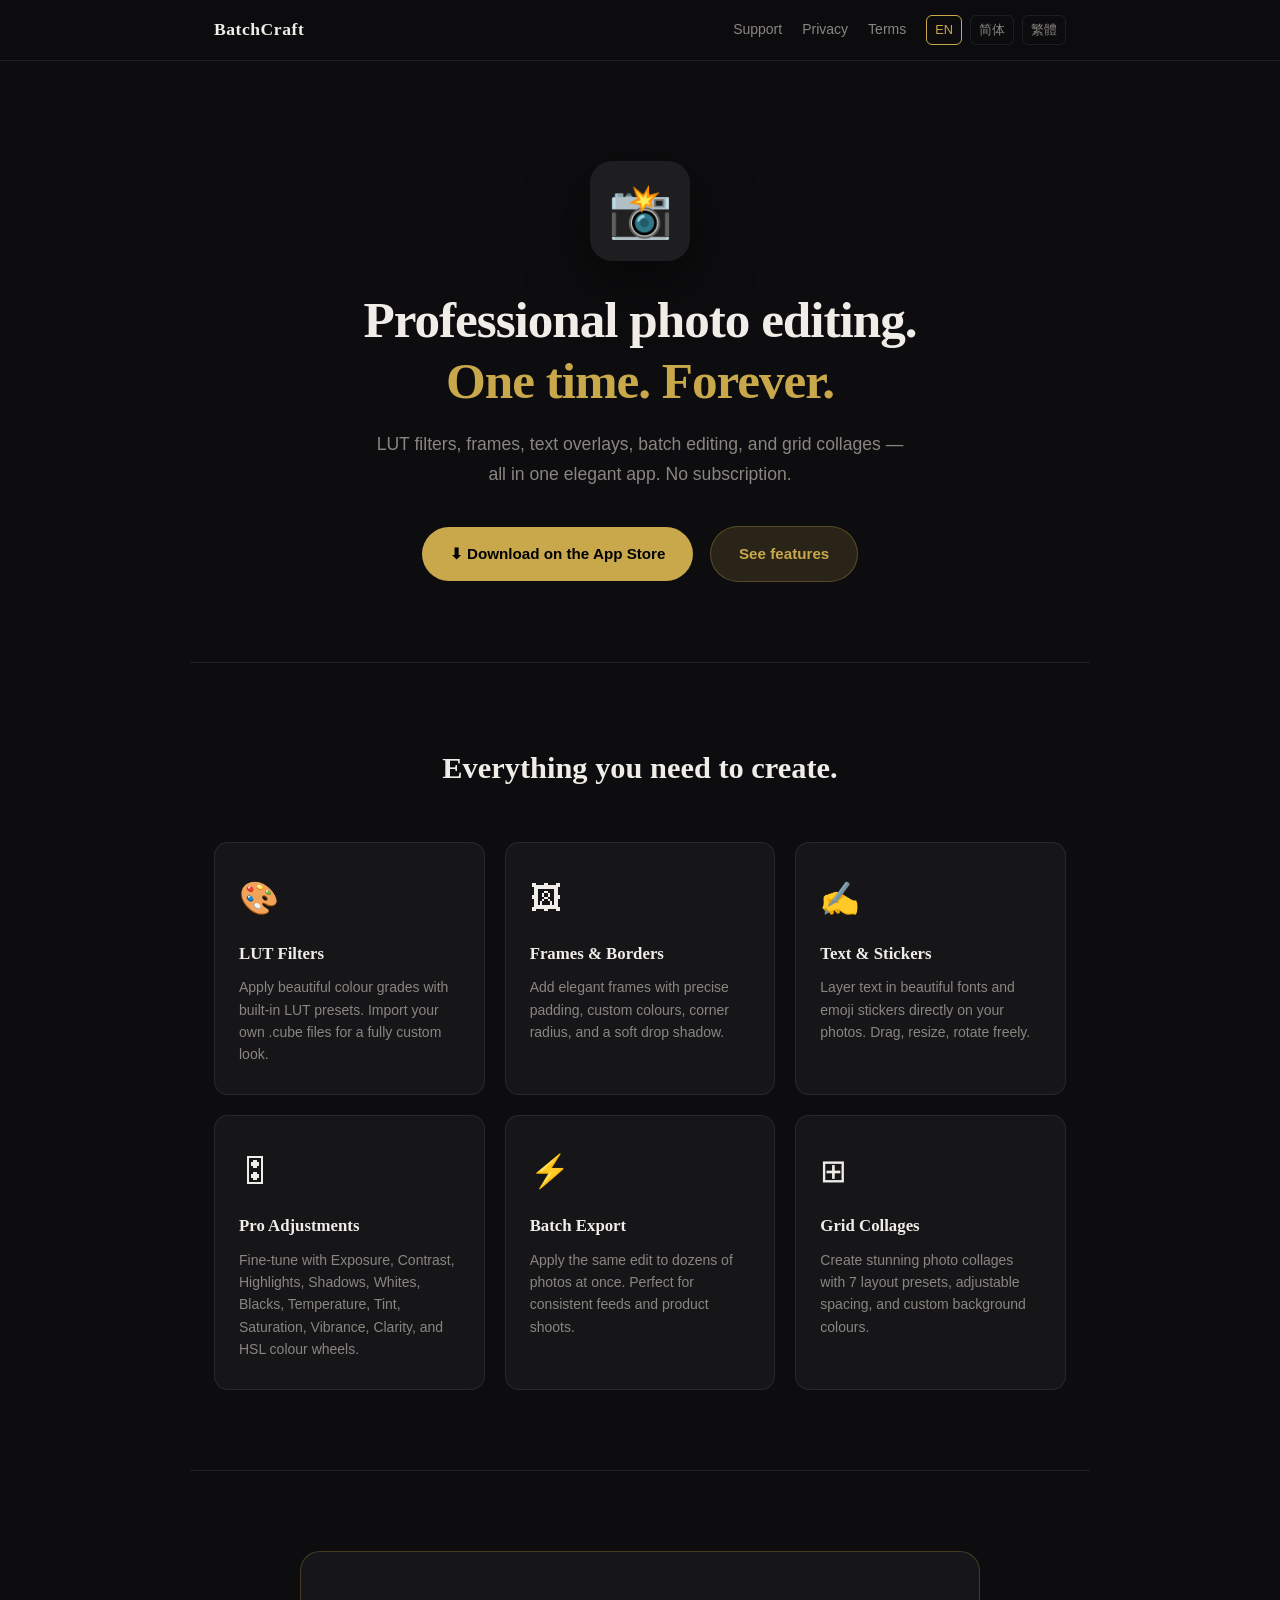
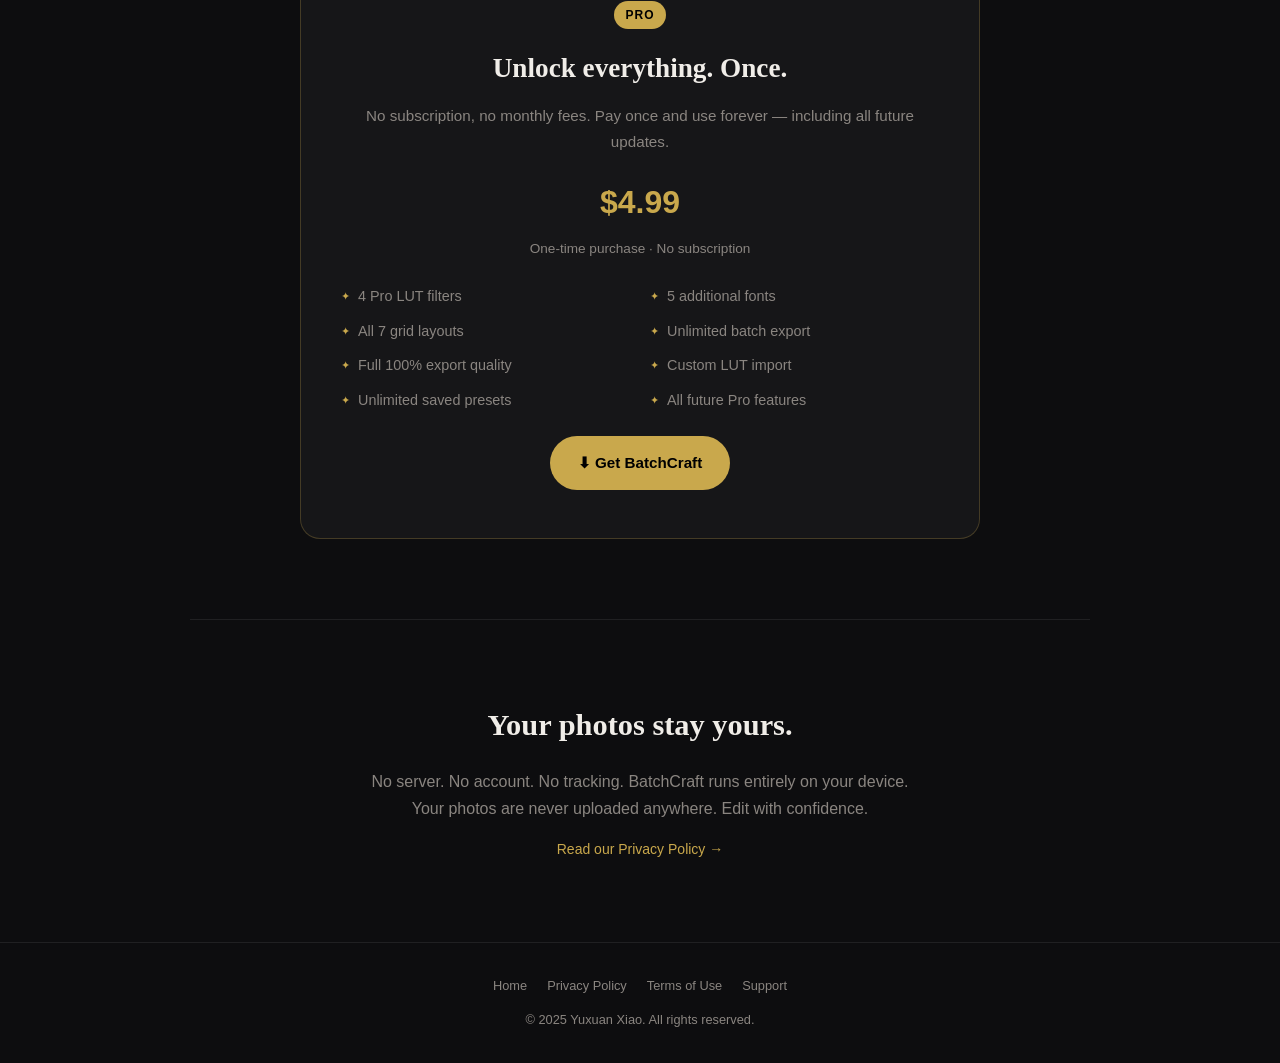
<file: index.html>
<!DOCTYPE html>
<html lang="en">
<head>
  <meta charset="UTF-8" />
  <meta name="viewport" content="width=device-width, initial-scale=1.0" />
  <title>BatchCraft — Professional Photo Editing for iPhone</title>
  <meta name="description" content="BatchCraft is a professional photo editor for iPhone. Powerful filters, frames, batch editing, and grid collages. One-time Pro unlock, no subscription." />
  <link rel="stylesheet" href="assets/style.css" />
</head>
<body>

<nav>
  <div class="nav-inner">
    <span class="nav-brand">BatchCraft</span>
    <div class="nav-links">
      <a href="support.html">Support</a>
      <a href="privacy.html">Privacy</a>
      <a href="terms.html">Terms</a>
      <div class="lang-switcher">
        <a href="index.html" class="active">EN</a>
        <a href="index-zh-hans.html">简体</a>
        <a href="index-zh-hant.html">繁體</a>
      </div>
    </div>
  </div>
</nav>

<!-- Hero -->
<section class="hero">
  <div class="hero-icon">📸</div>
  <h1>Professional photo editing.<br /><span>One time. Forever.</span></h1>
  <p>LUT filters, frames, text overlays, batch editing, and grid collages — all in one elegant app. No subscription.</p>
  <div class="cta-group">
    <a href="#" class="btn-primary">
      <!-- Replace href with your App Store link -->
      ⬇ Download on the App Store
    </a>
    <a href="#features" class="btn-secondary">See features</a>
  </div>
</section>

<div class="section-divider"></div>

<!-- Features -->
<section class="section" id="features">
  <div class="container">
    <h2 class="section-title">Everything you need to create.</h2>
    <div class="features-grid">

      <div class="feature-card">
        <div class="feature-icon">🎨</div>
        <h3>LUT Filters</h3>
        <p>Apply beautiful colour grades with built-in LUT presets. Import your own .cube files for a fully custom look.</p>
      </div>

      <div class="feature-card">
        <div class="feature-icon">🖼</div>
        <h3>Frames &amp; Borders</h3>
        <p>Add elegant frames with precise padding, custom colours, corner radius, and a soft drop shadow.</p>
      </div>

      <div class="feature-card">
        <div class="feature-icon">✍️</div>
        <h3>Text &amp; Stickers</h3>
        <p>Layer text in beautiful fonts and emoji stickers directly on your photos. Drag, resize, rotate freely.</p>
      </div>

      <div class="feature-card">
        <div class="feature-icon">🎛</div>
        <h3>Pro Adjustments</h3>
        <p>Fine-tune with Exposure, Contrast, Highlights, Shadows, Whites, Blacks, Temperature, Tint, Saturation, Vibrance, Clarity, and HSL colour wheels.</p>
      </div>

      <div class="feature-card">
        <div class="feature-icon">⚡</div>
        <h3>Batch Export</h3>
        <p>Apply the same edit to dozens of photos at once. Perfect for consistent feeds and product shoots.</p>
      </div>

      <div class="feature-card">
        <div class="feature-icon">⊞</div>
        <h3>Grid Collages</h3>
        <p>Create stunning photo collages with 7 layout presets, adjustable spacing, and custom background colours.</p>
      </div>

    </div>
  </div>
</section>

<div class="section-divider"></div>

<!-- Pro -->
<section class="section" id="pro">
  <div class="pro-callout">
    <span class="pro-badge">Pro</span>
    <h2>Unlock everything. Once.</h2>
    <p style="color:var(--text-sec); font-size:0.95rem;">No subscription, no monthly fees. Pay once and use forever — including all future updates.</p>
    <div class="price">$4.99</div>
    <div class="price-note">One-time purchase · No subscription</div>
    <ul class="pro-features-list">
      <li>4 Pro LUT filters</li>
      <li>5 additional fonts</li>
      <li>All 7 grid layouts</li>
      <li>Unlimited batch export</li>
      <li>Full 100% export quality</li>
      <li>Custom LUT import</li>
      <li>Unlimited saved presets</li>
      <li>All future Pro features</li>
    </ul>
    <a href="#" class="btn-primary">⬇ Get BatchCraft</a>
  </div>
</section>

<div class="section-divider"></div>

<!-- Privacy promise -->
<section class="section">
  <div class="container" style="text-align:center; max-width:600px; margin:0 auto;">
    <h2 class="section-title" style="margin-bottom:16px;">Your photos stay yours.</h2>
    <p style="color:var(--text-sec);">No server. No account. No tracking. BatchCraft runs entirely on your device. Your photos are never uploaded anywhere. Edit with confidence.</p>
    <a href="privacy.html" style="display:inline-block; margin-top:16px; font-size:0.875rem;">Read our Privacy Policy →</a>
  </div>
</section>

<footer>
  <div class="footer-links">
    <a href="index.html">Home</a>
    <a href="privacy.html">Privacy Policy</a>
    <a href="terms.html">Terms of Use</a>
    <a href="support.html">Support</a>
  </div>
  <p>© 2025 Yuxuan Xiao. All rights reserved.</p>
</footer>

</body>
</html>
</file>
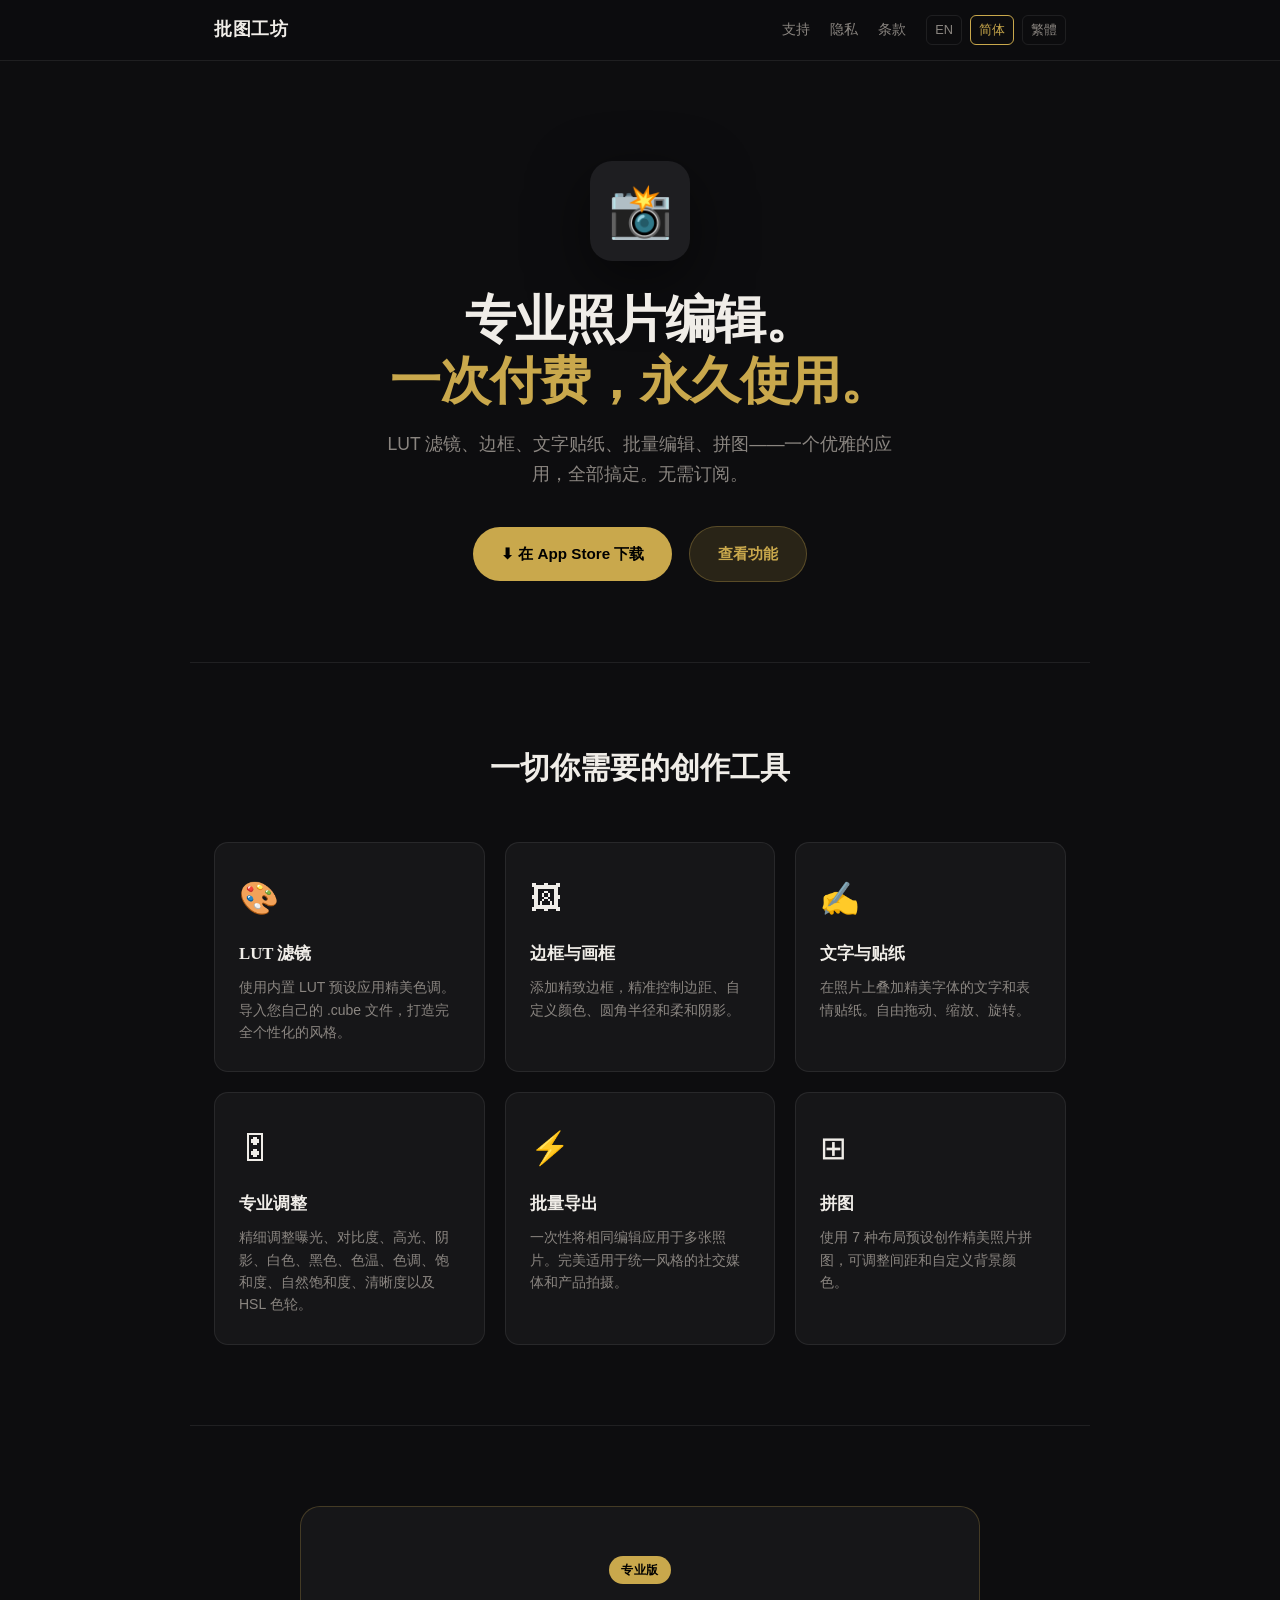
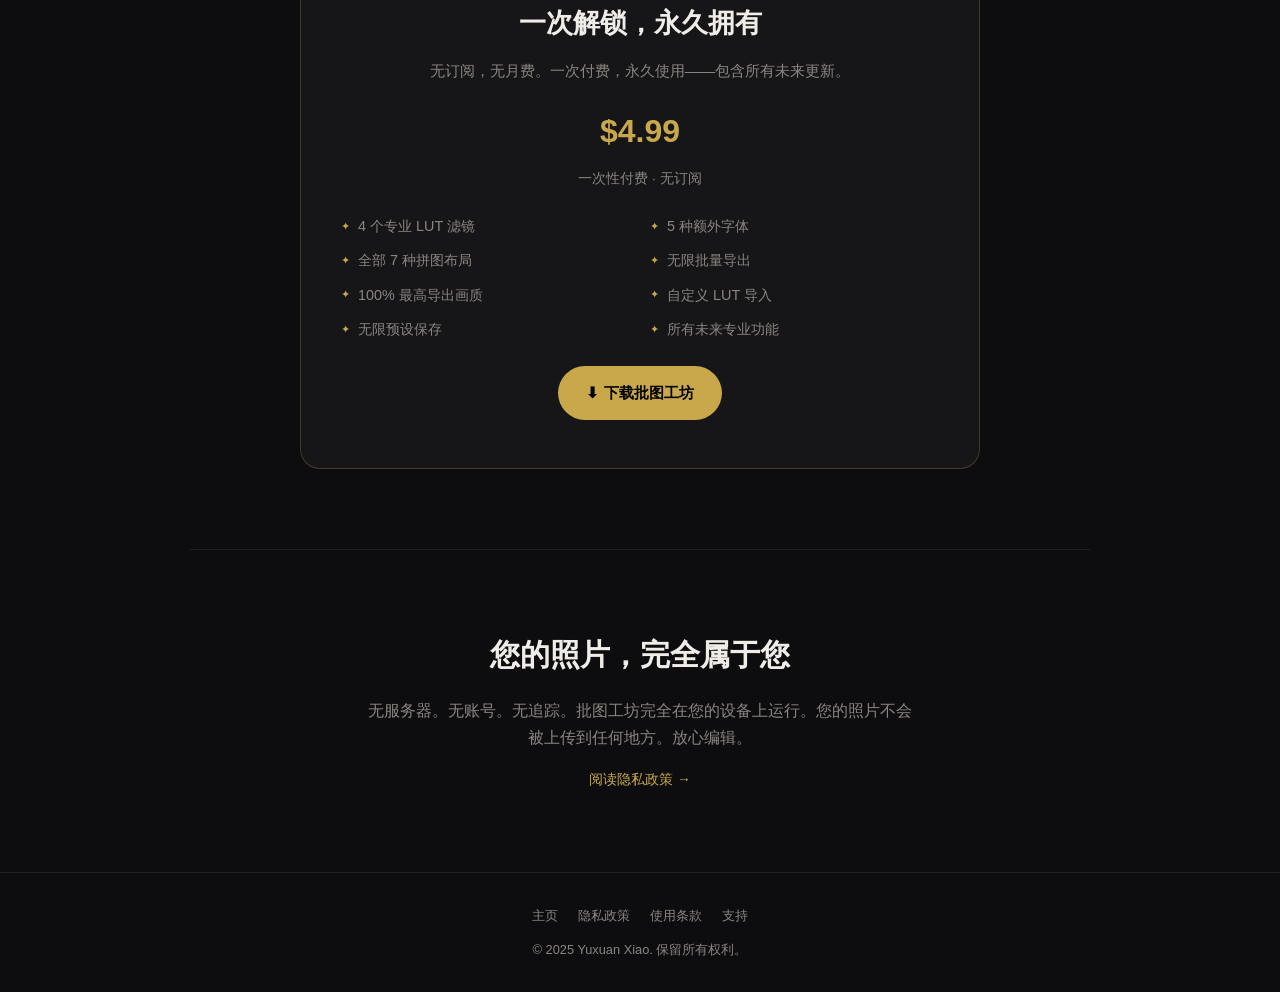
<file: index-zh-hans.html>
<!DOCTYPE html>
<html lang="zh-Hans">
<head>
  <meta charset="UTF-8" />
  <meta name="viewport" content="width=device-width, initial-scale=1.0" />
  <title>批图工坊 (BatchCraft) — 专业 iPhone 照片编辑器</title>
  <meta name="description" content="批图工坊是 iPhone 上的专业照片编辑应用。强大的滤镜、边框、批量编辑和拼图功能。一次性专业版，无需订阅。" />
  <link rel="stylesheet" href="assets/style.css" />
</head>
<body>

<nav>
  <div class="nav-inner">
    <span class="nav-brand">批图工坊</span>
    <div class="nav-links">
      <a href="support-zh-hans.html">支持</a>
      <a href="privacy-zh-hans.html">隐私</a>
      <a href="terms-zh-hans.html">条款</a>
      <div class="lang-switcher">
        <a href="index.html">EN</a>
        <a href="index-zh-hans.html" class="active">简体</a>
        <a href="index-zh-hant.html">繁體</a>
      </div>
    </div>
  </div>
</nav>

<!-- 主视觉 -->
<section class="hero">
  <div class="hero-icon">📸</div>
  <h1>专业照片编辑。<br /><span>一次付费，永久使用。</span></h1>
  <p>LUT 滤镜、边框、文字贴纸、批量编辑、拼图——一个优雅的应用，全部搞定。无需订阅。</p>
  <div class="cta-group">
    <a href="#" class="btn-primary">
      ⬇ 在 App Store 下载
    </a>
    <a href="#features" class="btn-secondary">查看功能</a>
  </div>
</section>

<div class="section-divider"></div>

<!-- 功能 -->
<section class="section" id="features">
  <div class="container">
    <h2 class="section-title">一切你需要的创作工具</h2>
    <div class="features-grid">

      <div class="feature-card">
        <div class="feature-icon">🎨</div>
        <h3>LUT 滤镜</h3>
        <p>使用内置 LUT 预设应用精美色调。导入您自己的 .cube 文件，打造完全个性化的风格。</p>
      </div>

      <div class="feature-card">
        <div class="feature-icon">🖼</div>
        <h3>边框与画框</h3>
        <p>添加精致边框，精准控制边距、自定义颜色、圆角半径和柔和阴影。</p>
      </div>

      <div class="feature-card">
        <div class="feature-icon">✍️</div>
        <h3>文字与贴纸</h3>
        <p>在照片上叠加精美字体的文字和表情贴纸。自由拖动、缩放、旋转。</p>
      </div>

      <div class="feature-card">
        <div class="feature-icon">🎛</div>
        <h3>专业调整</h3>
        <p>精细调整曝光、对比度、高光、阴影、白色、黑色、色温、色调、饱和度、自然饱和度、清晰度以及 HSL 色轮。</p>
      </div>

      <div class="feature-card">
        <div class="feature-icon">⚡</div>
        <h3>批量导出</h3>
        <p>一次性将相同编辑应用于多张照片。完美适用于统一风格的社交媒体和产品拍摄。</p>
      </div>

      <div class="feature-card">
        <div class="feature-icon">⊞</div>
        <h3>拼图</h3>
        <p>使用 7 种布局预设创作精美照片拼图，可调整间距和自定义背景颜色。</p>
      </div>

    </div>
  </div>
</section>

<div class="section-divider"></div>

<!-- 专业版 -->
<section class="section" id="pro">
  <div class="pro-callout">
    <span class="pro-badge">专业版</span>
    <h2>一次解锁，永久拥有</h2>
    <p style="color:var(--text-sec); font-size:0.95rem;">无订阅，无月费。一次付费，永久使用——包含所有未来更新。</p>
    <div class="price">$4.99</div>
    <div class="price-note">一次性付费 · 无订阅</div>
    <ul class="pro-features-list">
      <li>4 个专业 LUT 滤镜</li>
      <li>5 种额外字体</li>
      <li>全部 7 种拼图布局</li>
      <li>无限批量导出</li>
      <li>100% 最高导出画质</li>
      <li>自定义 LUT 导入</li>
      <li>无限预设保存</li>
      <li>所有未来专业功能</li>
    </ul>
    <a href="#" class="btn-primary">⬇ 下载批图工坊</a>
  </div>
</section>

<div class="section-divider"></div>

<!-- 隐私承诺 -->
<section class="section">
  <div class="container" style="text-align:center; max-width:600px; margin:0 auto;">
    <h2 class="section-title" style="margin-bottom:16px;">您的照片，完全属于您</h2>
    <p style="color:var(--text-sec);">无服务器。无账号。无追踪。批图工坊完全在您的设备上运行。您的照片不会被上传到任何地方。放心编辑。</p>
    <a href="privacy-zh-hans.html" style="display:inline-block; margin-top:16px; font-size:0.875rem;">阅读隐私政策 →</a>
  </div>
</section>

<footer>
  <div class="footer-links">
    <a href="index-zh-hans.html">主页</a>
    <a href="privacy-zh-hans.html">隐私政策</a>
    <a href="terms-zh-hans.html">使用条款</a>
    <a href="support-zh-hans.html">支持</a>
  </div>
  <p>© 2025 Yuxuan Xiao. 保留所有权利。</p>
</footer>

</body>
</html>
</file>
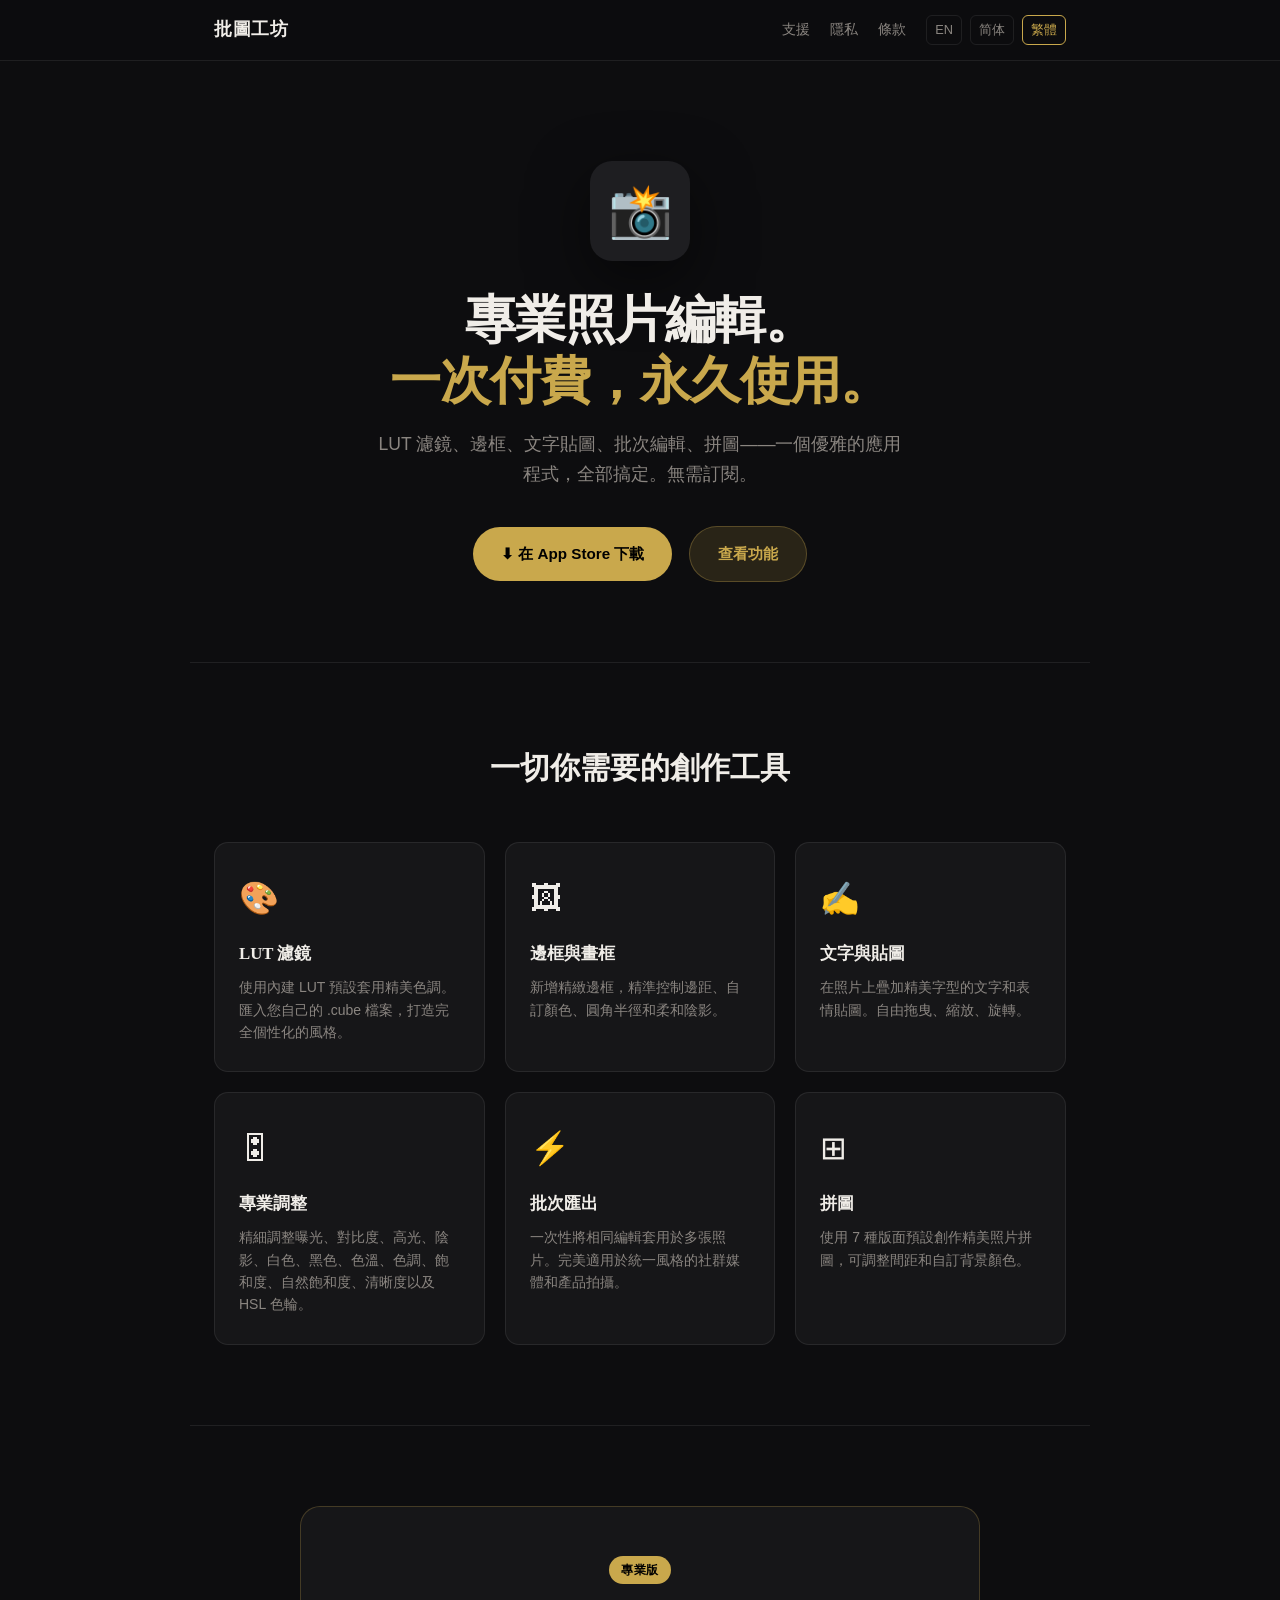
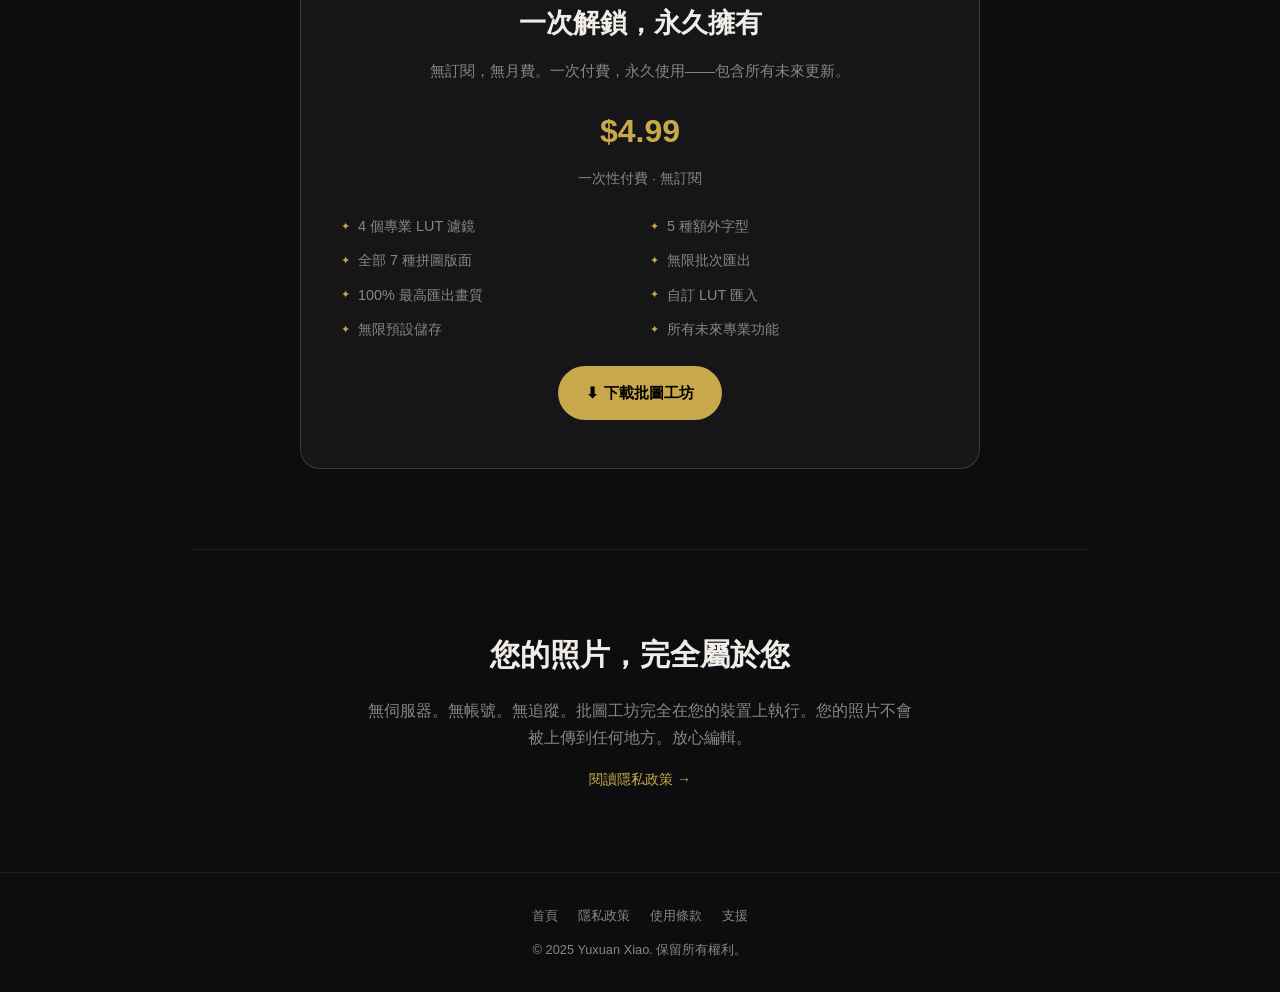
<file: index-zh-hant.html>
<!DOCTYPE html>
<html lang="zh-Hant">
<head>
  <meta charset="UTF-8" />
  <meta name="viewport" content="width=device-width, initial-scale=1.0" />
  <title>批圖工坊 (BatchCraft) — 專業 iPhone 照片編輯器</title>
  <meta name="description" content="批圖工坊是 iPhone 上的專業照片編輯應用程式。強大的濾鏡、邊框、批次編輯和拼圖功能。一次性專業版，無需訂閱。" />
  <link rel="stylesheet" href="assets/style.css" />
</head>
<body>

<nav>
  <div class="nav-inner">
    <span class="nav-brand">批圖工坊</span>
    <div class="nav-links">
      <a href="support-zh-hant.html">支援</a>
      <a href="privacy-zh-hant.html">隱私</a>
      <a href="terms-zh-hant.html">條款</a>
      <div class="lang-switcher">
        <a href="index.html">EN</a>
        <a href="index-zh-hans.html">简体</a>
        <a href="index-zh-hant.html" class="active">繁體</a>
      </div>
    </div>
  </div>
</nav>

<!-- 主視覺 -->
<section class="hero">
  <div class="hero-icon">📸</div>
  <h1>專業照片編輯。<br /><span>一次付費，永久使用。</span></h1>
  <p>LUT 濾鏡、邊框、文字貼圖、批次編輯、拼圖——一個優雅的應用程式，全部搞定。無需訂閱。</p>
  <div class="cta-group">
    <a href="#" class="btn-primary">
      ⬇ 在 App Store 下載
    </a>
    <a href="#features" class="btn-secondary">查看功能</a>
  </div>
</section>

<div class="section-divider"></div>

<!-- 功能 -->
<section class="section" id="features">
  <div class="container">
    <h2 class="section-title">一切你需要的創作工具</h2>
    <div class="features-grid">

      <div class="feature-card">
        <div class="feature-icon">🎨</div>
        <h3>LUT 濾鏡</h3>
        <p>使用內建 LUT 預設套用精美色調。匯入您自己的 .cube 檔案，打造完全個性化的風格。</p>
      </div>

      <div class="feature-card">
        <div class="feature-icon">🖼</div>
        <h3>邊框與畫框</h3>
        <p>新增精緻邊框，精準控制邊距、自訂顏色、圓角半徑和柔和陰影。</p>
      </div>

      <div class="feature-card">
        <div class="feature-icon">✍️</div>
        <h3>文字與貼圖</h3>
        <p>在照片上疊加精美字型的文字和表情貼圖。自由拖曳、縮放、旋轉。</p>
      </div>

      <div class="feature-card">
        <div class="feature-icon">🎛</div>
        <h3>專業調整</h3>
        <p>精細調整曝光、對比度、高光、陰影、白色、黑色、色溫、色調、飽和度、自然飽和度、清晰度以及 HSL 色輪。</p>
      </div>

      <div class="feature-card">
        <div class="feature-icon">⚡</div>
        <h3>批次匯出</h3>
        <p>一次性將相同編輯套用於多張照片。完美適用於統一風格的社群媒體和產品拍攝。</p>
      </div>

      <div class="feature-card">
        <div class="feature-icon">⊞</div>
        <h3>拼圖</h3>
        <p>使用 7 種版面預設創作精美照片拼圖，可調整間距和自訂背景顏色。</p>
      </div>

    </div>
  </div>
</section>

<div class="section-divider"></div>

<!-- 專業版 -->
<section class="section" id="pro">
  <div class="pro-callout">
    <span class="pro-badge">專業版</span>
    <h2>一次解鎖，永久擁有</h2>
    <p style="color:var(--text-sec); font-size:0.95rem;">無訂閱，無月費。一次付費，永久使用——包含所有未來更新。</p>
    <div class="price">$4.99</div>
    <div class="price-note">一次性付費 · 無訂閱</div>
    <ul class="pro-features-list">
      <li>4 個專業 LUT 濾鏡</li>
      <li>5 種額外字型</li>
      <li>全部 7 種拼圖版面</li>
      <li>無限批次匯出</li>
      <li>100% 最高匯出畫質</li>
      <li>自訂 LUT 匯入</li>
      <li>無限預設儲存</li>
      <li>所有未來專業功能</li>
    </ul>
    <a href="#" class="btn-primary">⬇ 下載批圖工坊</a>
  </div>
</section>

<div class="section-divider"></div>

<!-- 隱私承諾 -->
<section class="section">
  <div class="container" style="text-align:center; max-width:600px; margin:0 auto;">
    <h2 class="section-title" style="margin-bottom:16px;">您的照片，完全屬於您</h2>
    <p style="color:var(--text-sec);">無伺服器。無帳號。無追蹤。批圖工坊完全在您的裝置上執行。您的照片不會被上傳到任何地方。放心編輯。</p>
    <a href="privacy-zh-hant.html" style="display:inline-block; margin-top:16px; font-size:0.875rem;">閱讀隱私政策 →</a>
  </div>
</section>

<footer>
  <div class="footer-links">
    <a href="index-zh-hant.html">首頁</a>
    <a href="privacy-zh-hant.html">隱私政策</a>
    <a href="terms-zh-hant.html">使用條款</a>
    <a href="support-zh-hant.html">支援</a>
  </div>
  <p>© 2025 Yuxuan Xiao. 保留所有權利。</p>
</footer>

</body>
</html>
</file>
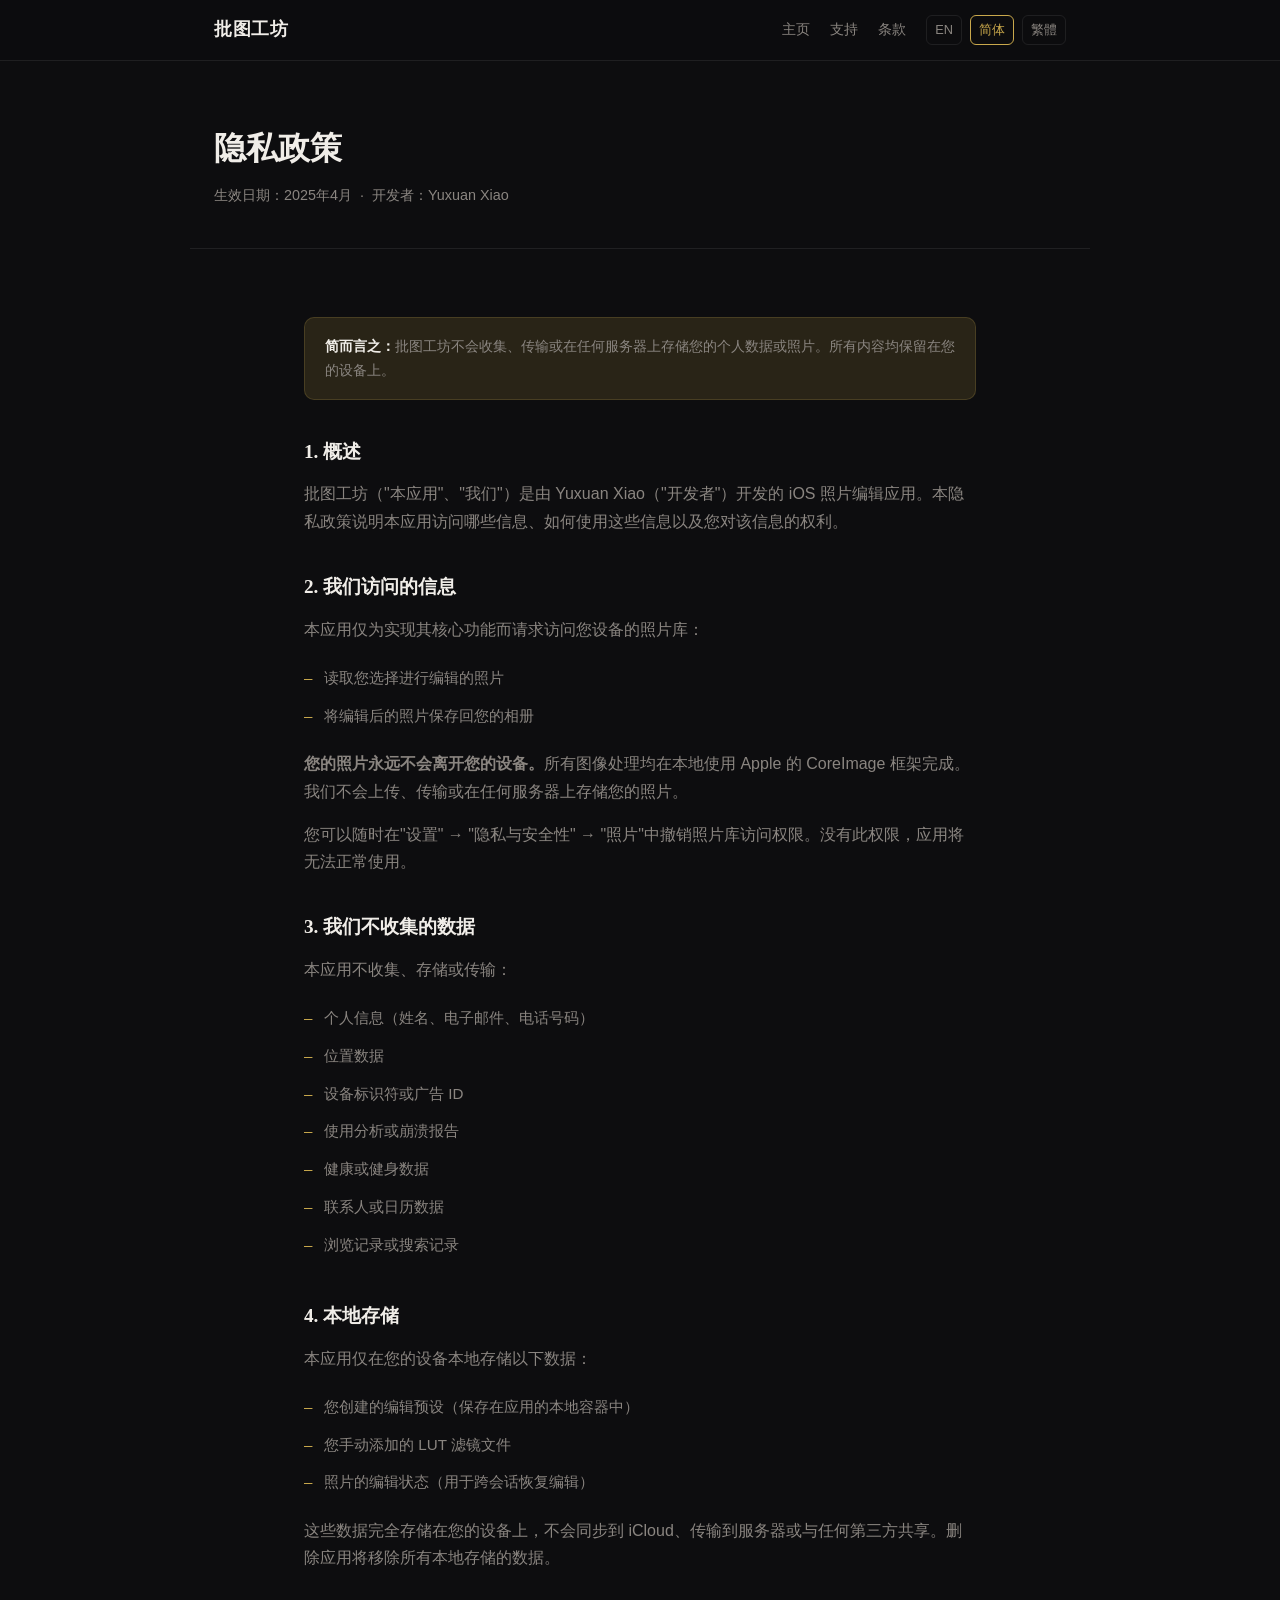
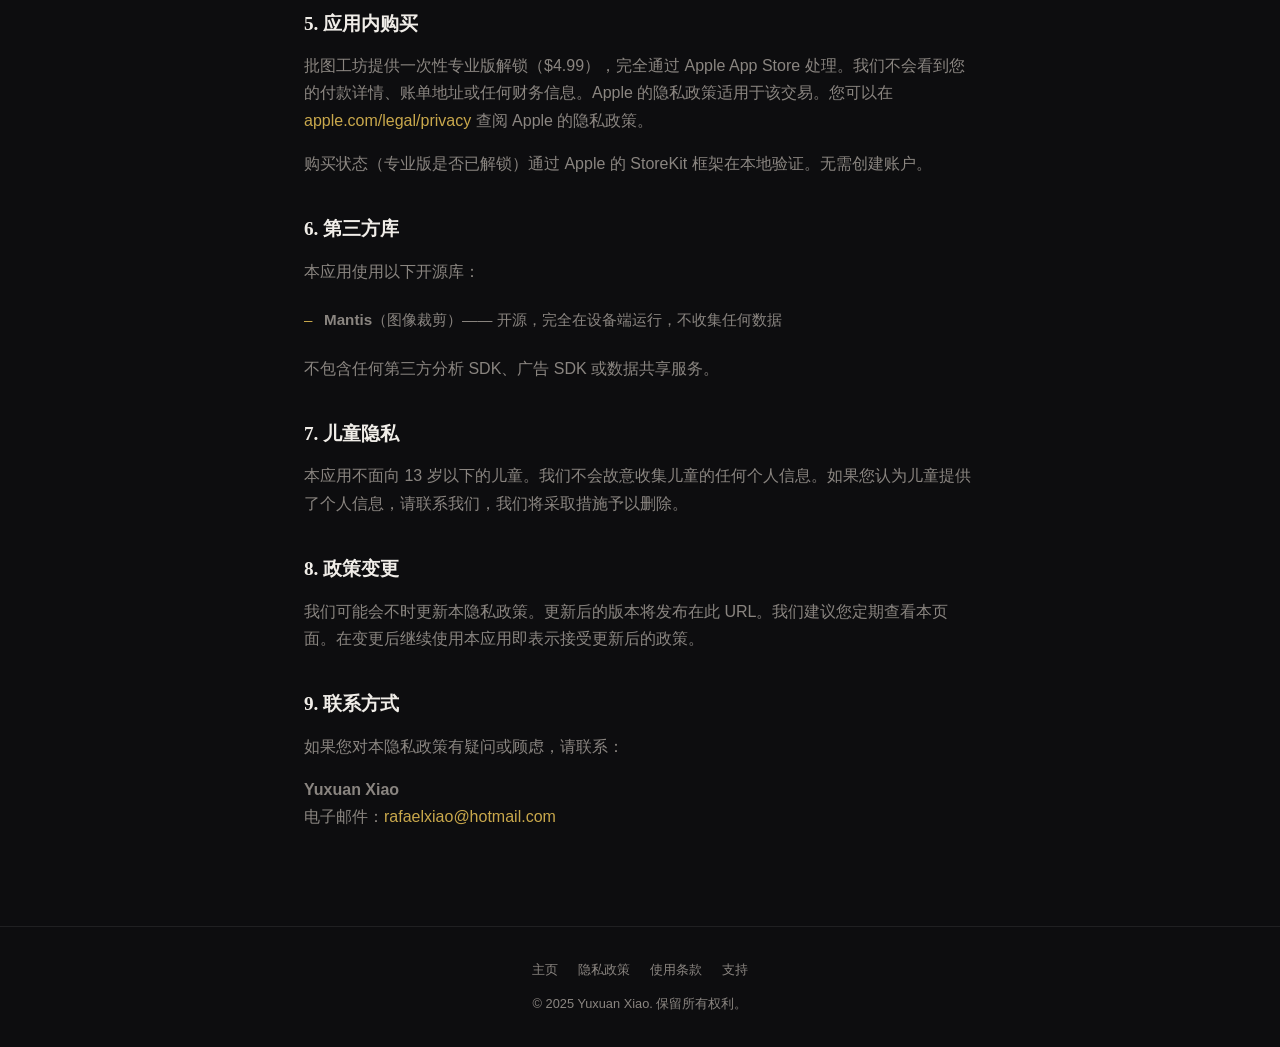
<file: privacy-zh-hans.html>
<!DOCTYPE html>
<html lang="zh-Hans">
<head>
  <meta charset="UTF-8" />
  <meta name="viewport" content="width=device-width, initial-scale=1.0" />
  <title>隐私政策 — 批图工坊</title>
  <link rel="stylesheet" href="assets/style.css" />
</head>
<body>

<nav>
  <div class="nav-inner">
    <span class="nav-brand">批图工坊</span>
    <div class="nav-links">
      <a href="index-zh-hans.html">主页</a>
      <a href="support-zh-hans.html">支持</a>
      <a href="terms-zh-hans.html">条款</a>
      <div class="lang-switcher">
        <a href="privacy.html">EN</a>
        <a href="privacy-zh-hans.html" class="active">简体</a>
        <a href="privacy-zh-hant.html">繁體</a>
      </div>
    </div>
  </div>
</nav>

<div class="page-header container">
  <h1>隐私政策</h1>
  <p>生效日期：2025年4月 &nbsp;·&nbsp; 开发者：Yuxuan Xiao</p>
</div>

<div class="prose">

  <div class="highlight-box">
    <strong>简而言之：</strong>批图工坊不会收集、传输或在任何服务器上存储您的个人数据或照片。所有内容均保留在您的设备上。
  </div>

  <h2>1. 概述</h2>
  <p>
    批图工坊（"本应用"、"我们"）是由 Yuxuan Xiao（"开发者"）开发的 iOS 照片编辑应用。本隐私政策说明本应用访问哪些信息、如何使用这些信息以及您对该信息的权利。
  </p>

  <h2>2. 我们访问的信息</h2>
  <p>本应用仅为实现其核心功能而请求访问您设备的照片库：</p>
  <ul>
    <li>读取您选择进行编辑的照片</li>
    <li>将编辑后的照片保存回您的相册</li>
  </ul>
  <p>
    <strong>您的照片永远不会离开您的设备。</strong>所有图像处理均在本地使用 Apple 的 CoreImage 框架完成。我们不会上传、传输或在任何服务器上存储您的照片。
  </p>
  <p>您可以随时在"设置" → "隐私与安全性" → "照片"中撤销照片库访问权限。没有此权限，应用将无法正常使用。</p>

  <h2>3. 我们不收集的数据</h2>
  <p>本应用不收集、存储或传输：</p>
  <ul>
    <li>个人信息（姓名、电子邮件、电话号码）</li>
    <li>位置数据</li>
    <li>设备标识符或广告 ID</li>
    <li>使用分析或崩溃报告</li>
    <li>健康或健身数据</li>
    <li>联系人或日历数据</li>
    <li>浏览记录或搜索记录</li>
  </ul>

  <h2>4. 本地存储</h2>
  <p>本应用仅在您的设备本地存储以下数据：</p>
  <ul>
    <li>您创建的编辑预设（保存在应用的本地容器中）</li>
    <li>您手动添加的 LUT 滤镜文件</li>
    <li>照片的编辑状态（用于跨会话恢复编辑）</li>
  </ul>
  <p>这些数据完全存储在您的设备上，不会同步到 iCloud、传输到服务器或与任何第三方共享。删除应用将移除所有本地存储的数据。</p>

  <h2>5. 应用内购买</h2>
  <p>
    批图工坊提供一次性专业版解锁（$4.99），完全通过 Apple App Store 处理。我们不会看到您的付款详情、账单地址或任何财务信息。Apple 的隐私政策适用于该交易。您可以在 <a href="https://www.apple.com/legal/privacy/zh/" target="_blank" rel="noopener">apple.com/legal/privacy</a> 查阅 Apple 的隐私政策。
  </p>
  <p>购买状态（专业版是否已解锁）通过 Apple 的 StoreKit 框架在本地验证。无需创建账户。</p>

  <h2>6. 第三方库</h2>
  <p>本应用使用以下开源库：</p>
  <ul>
    <li><strong>Mantis</strong>（图像裁剪）—— 开源，完全在设备端运行，不收集任何数据</li>
  </ul>
  <p>不包含任何第三方分析 SDK、广告 SDK 或数据共享服务。</p>

  <h2>7. 儿童隐私</h2>
  <p>
    本应用不面向 13 岁以下的儿童。我们不会故意收集儿童的任何个人信息。如果您认为儿童提供了个人信息，请联系我们，我们将采取措施予以删除。
  </p>

  <h2>8. 政策变更</h2>
  <p>
    我们可能会不时更新本隐私政策。更新后的版本将发布在此 URL。我们建议您定期查看本页面。在变更后继续使用本应用即表示接受更新后的政策。
  </p>

  <h2>9. 联系方式</h2>
  <p>如果您对本隐私政策有疑问或顾虑，请联系：</p>
  <p>
    <strong>Yuxuan Xiao</strong><br />
    电子邮件：<a href="mailto:rafaelxiao@hotmail.com">rafaelxiao@hotmail.com</a>
  </p>

</div>

<footer>
  <div class="footer-links">
    <a href="index-zh-hans.html">主页</a>
    <a href="privacy-zh-hans.html">隐私政策</a>
    <a href="terms-zh-hans.html">使用条款</a>
    <a href="support-zh-hans.html">支持</a>
  </div>
  <p>© 2025 Yuxuan Xiao. 保留所有权利。</p>
</footer>

</body>
</html>
</file>
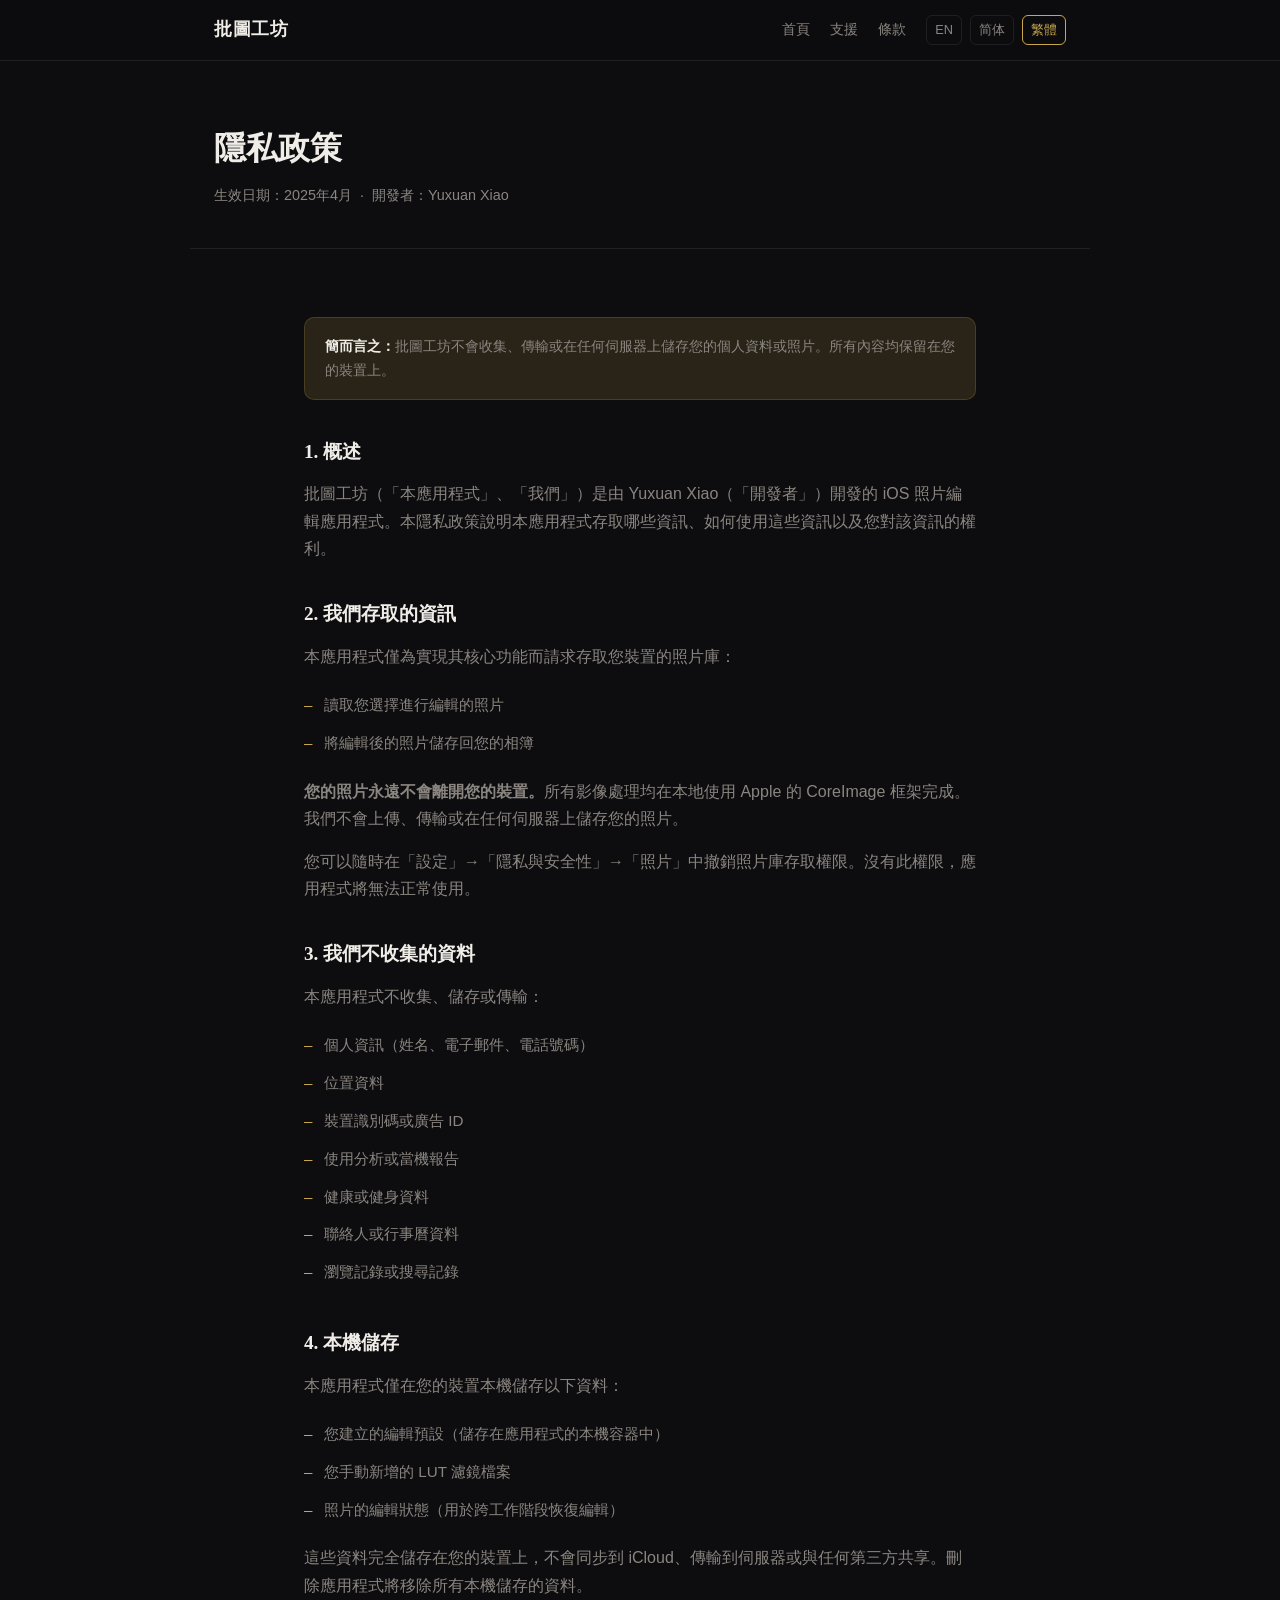
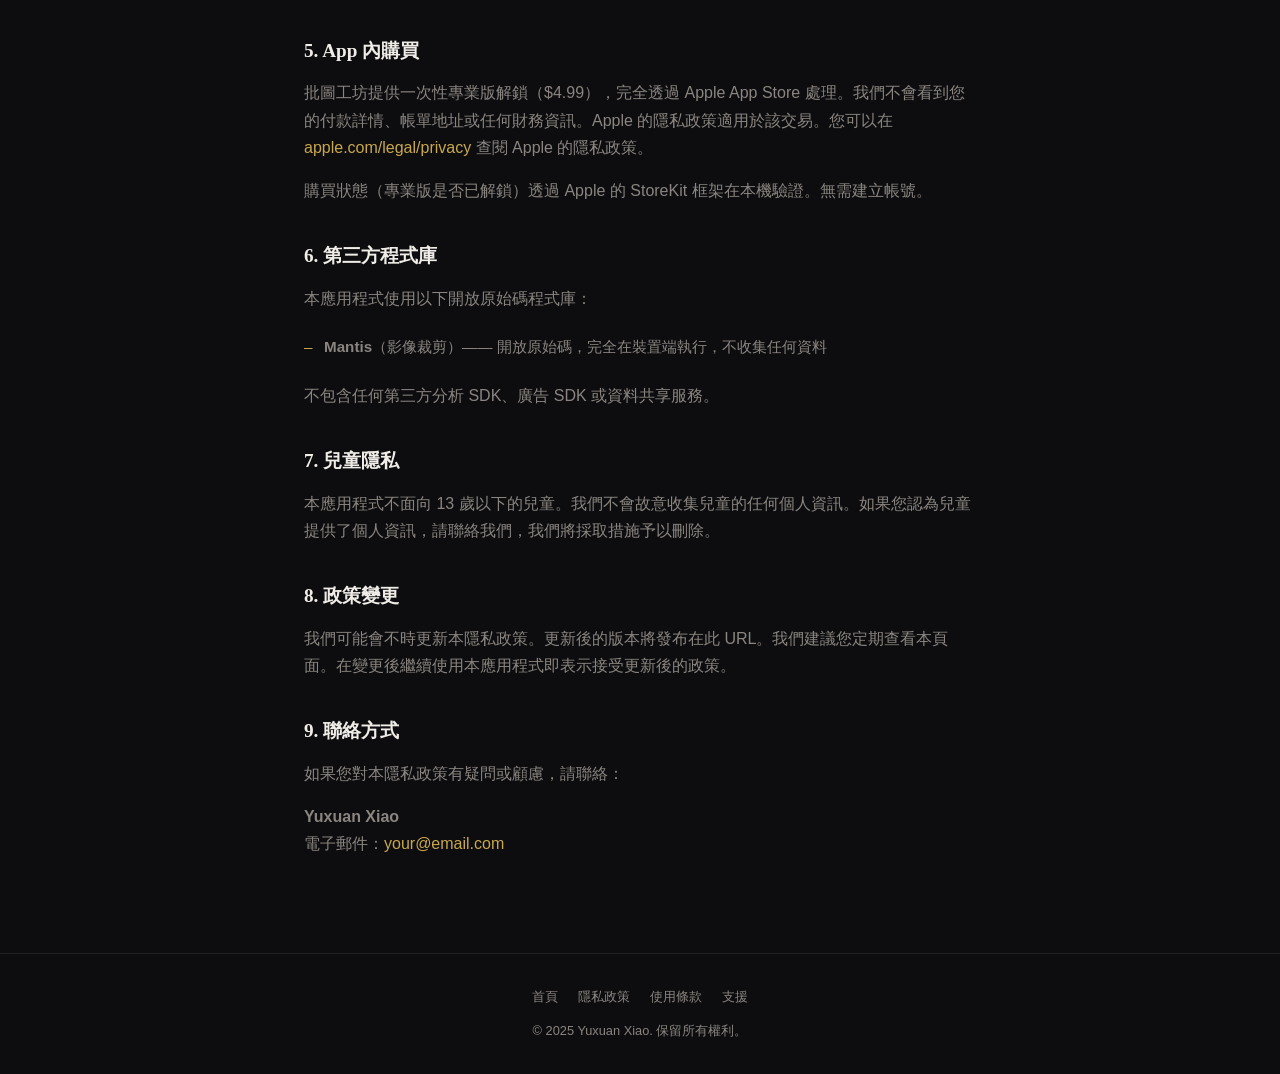
<file: privacy-zh-hant.html>
<!DOCTYPE html>
<html lang="zh-Hant">
<head>
  <meta charset="UTF-8" />
  <meta name="viewport" content="width=device-width, initial-scale=1.0" />
  <title>隱私政策 — 批圖工坊</title>
  <link rel="stylesheet" href="assets/style.css" />
</head>
<body>

<nav>
  <div class="nav-inner">
    <span class="nav-brand">批圖工坊</span>
    <div class="nav-links">
      <a href="index-zh-hant.html">首頁</a>
      <a href="support-zh-hant.html">支援</a>
      <a href="terms-zh-hant.html">條款</a>
      <div class="lang-switcher">
        <a href="privacy.html">EN</a>
        <a href="privacy-zh-hans.html">简体</a>
        <a href="privacy-zh-hant.html" class="active">繁體</a>
      </div>
    </div>
  </div>
</nav>

<div class="page-header container">
  <h1>隱私政策</h1>
  <p>生效日期：2025年4月 &nbsp;·&nbsp; 開發者：Yuxuan Xiao</p>
</div>

<div class="prose">

  <div class="highlight-box">
    <strong>簡而言之：</strong>批圖工坊不會收集、傳輸或在任何伺服器上儲存您的個人資料或照片。所有內容均保留在您的裝置上。
  </div>

  <h2>1. 概述</h2>
  <p>
    批圖工坊（「本應用程式」、「我們」）是由 Yuxuan Xiao（「開發者」）開發的 iOS 照片編輯應用程式。本隱私政策說明本應用程式存取哪些資訊、如何使用這些資訊以及您對該資訊的權利。
  </p>

  <h2>2. 我們存取的資訊</h2>
  <p>本應用程式僅為實現其核心功能而請求存取您裝置的照片庫：</p>
  <ul>
    <li>讀取您選擇進行編輯的照片</li>
    <li>將編輯後的照片儲存回您的相簿</li>
  </ul>
  <p>
    <strong>您的照片永遠不會離開您的裝置。</strong>所有影像處理均在本地使用 Apple 的 CoreImage 框架完成。我們不會上傳、傳輸或在任何伺服器上儲存您的照片。
  </p>
  <p>您可以隨時在「設定」→「隱私與安全性」→「照片」中撤銷照片庫存取權限。沒有此權限，應用程式將無法正常使用。</p>

  <h2>3. 我們不收集的資料</h2>
  <p>本應用程式不收集、儲存或傳輸：</p>
  <ul>
    <li>個人資訊（姓名、電子郵件、電話號碼）</li>
    <li>位置資料</li>
    <li>裝置識別碼或廣告 ID</li>
    <li>使用分析或當機報告</li>
    <li>健康或健身資料</li>
    <li>聯絡人或行事曆資料</li>
    <li>瀏覽記錄或搜尋記錄</li>
  </ul>

  <h2>4. 本機儲存</h2>
  <p>本應用程式僅在您的裝置本機儲存以下資料：</p>
  <ul>
    <li>您建立的編輯預設（儲存在應用程式的本機容器中）</li>
    <li>您手動新增的 LUT 濾鏡檔案</li>
    <li>照片的編輯狀態（用於跨工作階段恢復編輯）</li>
  </ul>
  <p>這些資料完全儲存在您的裝置上，不會同步到 iCloud、傳輸到伺服器或與任何第三方共享。刪除應用程式將移除所有本機儲存的資料。</p>

  <h2>5. App 內購買</h2>
  <p>
    批圖工坊提供一次性專業版解鎖（$4.99），完全透過 Apple App Store 處理。我們不會看到您的付款詳情、帳單地址或任何財務資訊。Apple 的隱私政策適用於該交易。您可以在 <a href="https://www.apple.com/legal/privacy/zh-tw/" target="_blank" rel="noopener">apple.com/legal/privacy</a> 查閱 Apple 的隱私政策。
  </p>
  <p>購買狀態（專業版是否已解鎖）透過 Apple 的 StoreKit 框架在本機驗證。無需建立帳號。</p>

  <h2>6. 第三方程式庫</h2>
  <p>本應用程式使用以下開放原始碼程式庫：</p>
  <ul>
    <li><strong>Mantis</strong>（影像裁剪）—— 開放原始碼，完全在裝置端執行，不收集任何資料</li>
  </ul>
  <p>不包含任何第三方分析 SDK、廣告 SDK 或資料共享服務。</p>

  <h2>7. 兒童隱私</h2>
  <p>
    本應用程式不面向 13 歲以下的兒童。我們不會故意收集兒童的任何個人資訊。如果您認為兒童提供了個人資訊，請聯絡我們，我們將採取措施予以刪除。
  </p>

  <h2>8. 政策變更</h2>
  <p>
    我們可能會不時更新本隱私政策。更新後的版本將發布在此 URL。我們建議您定期查看本頁面。在變更後繼續使用本應用程式即表示接受更新後的政策。
  </p>

  <h2>9. 聯絡方式</h2>
  <p>如果您對本隱私政策有疑問或顧慮，請聯絡：</p>
  <p>
    <strong>Yuxuan Xiao</strong><br />
    電子郵件：<a href="mailto:your@email.com">your@email.com</a>
  </p>

</div>

<footer>
  <div class="footer-links">
    <a href="index-zh-hant.html">首頁</a>
    <a href="privacy-zh-hant.html">隱私政策</a>
    <a href="terms-zh-hant.html">使用條款</a>
    <a href="support-zh-hant.html">支援</a>
  </div>
  <p>© 2025 Yuxuan Xiao. 保留所有權利。</p>
</footer>

</body>
</html>
</file>
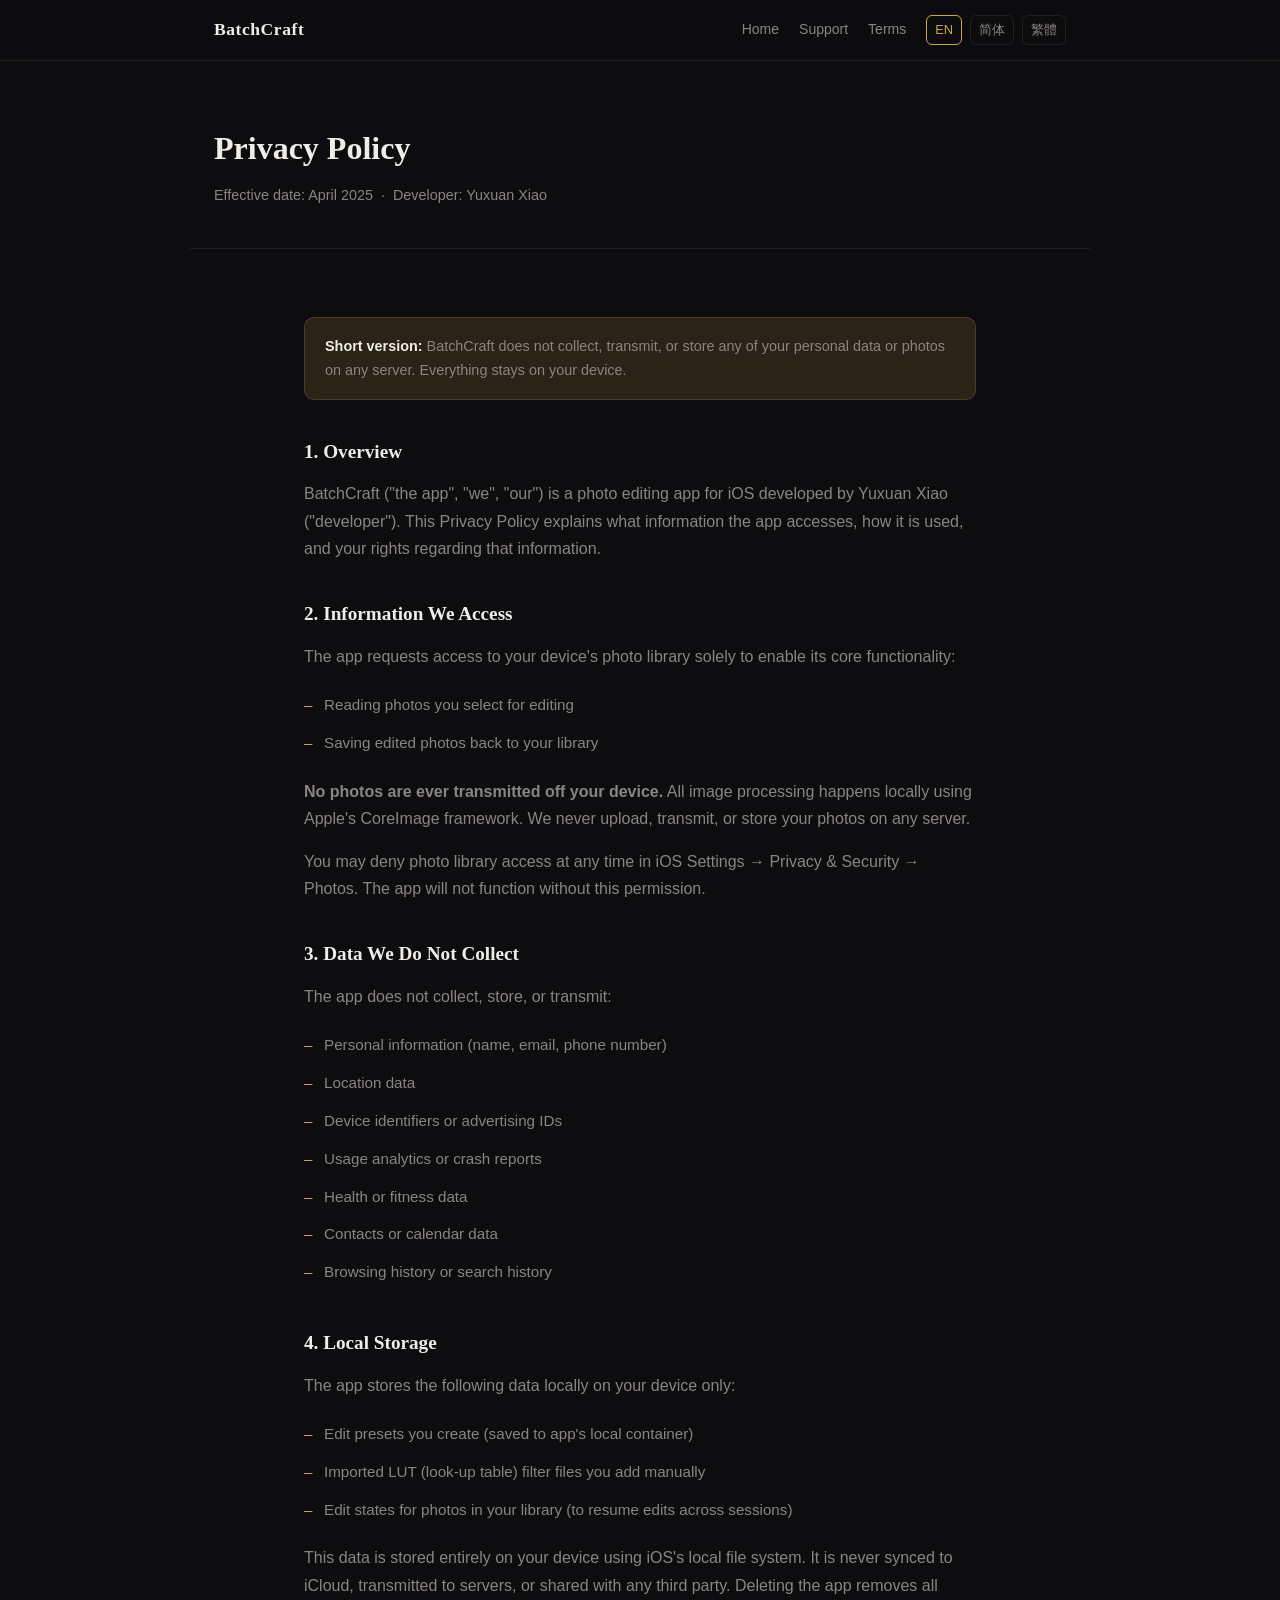
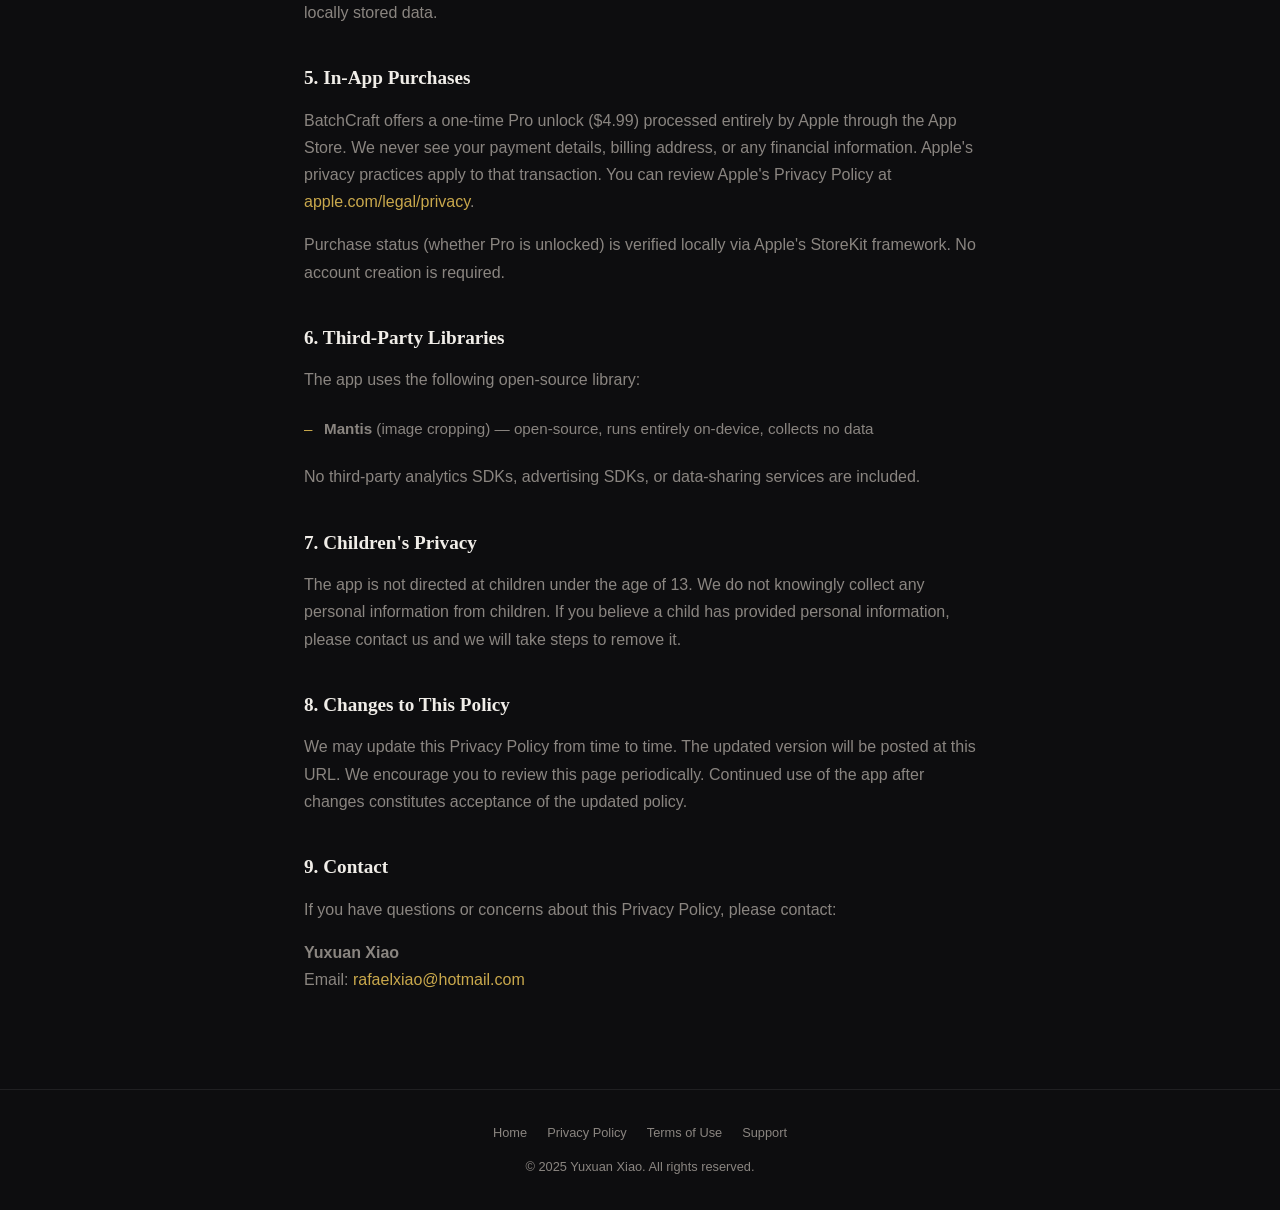
<file: privacy.html>
<!DOCTYPE html>
<html lang="en">
<head>
  <meta charset="UTF-8" />
  <meta name="viewport" content="width=device-width, initial-scale=1.0" />
  <title>Privacy Policy — BatchCraft</title>
  <link rel="stylesheet" href="assets/style.css" />
</head>
<body>

<nav>
  <div class="nav-inner">
    <span class="nav-brand">BatchCraft</span>
    <div class="nav-links">
      <a href="index.html">Home</a>
      <a href="support.html">Support</a>
      <a href="terms.html">Terms</a>
      <div class="lang-switcher">
        <a href="privacy.html" class="active">EN</a>
        <a href="privacy-zh-hans.html">简体</a>
        <a href="privacy-zh-hant.html">繁體</a>
      </div>
    </div>
  </div>
</nav>

<div class="page-header container">
  <h1>Privacy Policy</h1>
  <p>Effective date: April 2025 &nbsp;·&nbsp; Developer: Yuxuan Xiao</p>
</div>

<div class="prose">

  <div class="highlight-box">
    <strong>Short version:</strong> BatchCraft does not collect, transmit, or store any of your personal data or photos on any server. Everything stays on your device.
  </div>

  <h2>1. Overview</h2>
  <p>
    BatchCraft ("the app", "we", "our") is a photo editing app for iOS developed by Yuxuan Xiao ("developer"). This Privacy Policy explains what information the app accesses, how it is used, and your rights regarding that information.
  </p>

  <h2>2. Information We Access</h2>
  <p>The app requests access to your device's photo library solely to enable its core functionality:</p>
  <ul>
    <li>Reading photos you select for editing</li>
    <li>Saving edited photos back to your library</li>
  </ul>
  <p>
    <strong>No photos are ever transmitted off your device.</strong> All image processing happens locally using Apple's CoreImage framework. We never upload, transmit, or store your photos on any server.
  </p>
  <p>You may deny photo library access at any time in iOS Settings → Privacy & Security → Photos. The app will not function without this permission.</p>

  <h2>3. Data We Do Not Collect</h2>
  <p>The app does not collect, store, or transmit:</p>
  <ul>
    <li>Personal information (name, email, phone number)</li>
    <li>Location data</li>
    <li>Device identifiers or advertising IDs</li>
    <li>Usage analytics or crash reports</li>
    <li>Health or fitness data</li>
    <li>Contacts or calendar data</li>
    <li>Browsing history or search history</li>
  </ul>

  <h2>4. Local Storage</h2>
  <p>The app stores the following data locally on your device only:</p>
  <ul>
    <li>Edit presets you create (saved to app's local container)</li>
    <li>Imported LUT (look-up table) filter files you add manually</li>
    <li>Edit states for photos in your library (to resume edits across sessions)</li>
  </ul>
  <p>This data is stored entirely on your device using iOS's local file system. It is never synced to iCloud, transmitted to servers, or shared with any third party. Deleting the app removes all locally stored data.</p>

  <h2>5. In-App Purchases</h2>
  <p>
    BatchCraft offers a one-time Pro unlock ($4.99) processed entirely by Apple through the App Store. We never see your payment details, billing address, or any financial information. Apple's privacy practices apply to that transaction. You can review Apple's Privacy Policy at <a href="https://www.apple.com/legal/privacy/" target="_blank" rel="noopener">apple.com/legal/privacy</a>.
  </p>
  <p>Purchase status (whether Pro is unlocked) is verified locally via Apple's StoreKit framework. No account creation is required.</p>

  <h2>6. Third-Party Libraries</h2>
  <p>The app uses the following open-source library:</p>
  <ul>
    <li><strong>Mantis</strong> (image cropping) — open-source, runs entirely on-device, collects no data</li>
  </ul>
  <p>No third-party analytics SDKs, advertising SDKs, or data-sharing services are included.</p>

  <h2>7. Children's Privacy</h2>
  <p>
    The app is not directed at children under the age of 13. We do not knowingly collect any personal information from children. If you believe a child has provided personal information, please contact us and we will take steps to remove it.
  </p>

  <h2>8. Changes to This Policy</h2>
  <p>
    We may update this Privacy Policy from time to time. The updated version will be posted at this URL. We encourage you to review this page periodically. Continued use of the app after changes constitutes acceptance of the updated policy.
  </p>

  <h2>9. Contact</h2>
  <p>
    If you have questions or concerns about this Privacy Policy, please contact:
  </p>
  <p>
    <strong>Yuxuan Xiao</strong><br />
    Email: <a href="mailto:rafaelxiao@hotmail.com">rafaelxiao@hotmail.com</a>
  </p>

</div>

<footer>
  <div class="footer-links">
    <a href="index.html">Home</a>
    <a href="privacy.html">Privacy Policy</a>
    <a href="terms.html">Terms of Use</a>
    <a href="support.html">Support</a>
  </div>
  <p>© 2025 Yuxuan Xiao. All rights reserved.</p>
</footer>

</body>
</html>
</file>
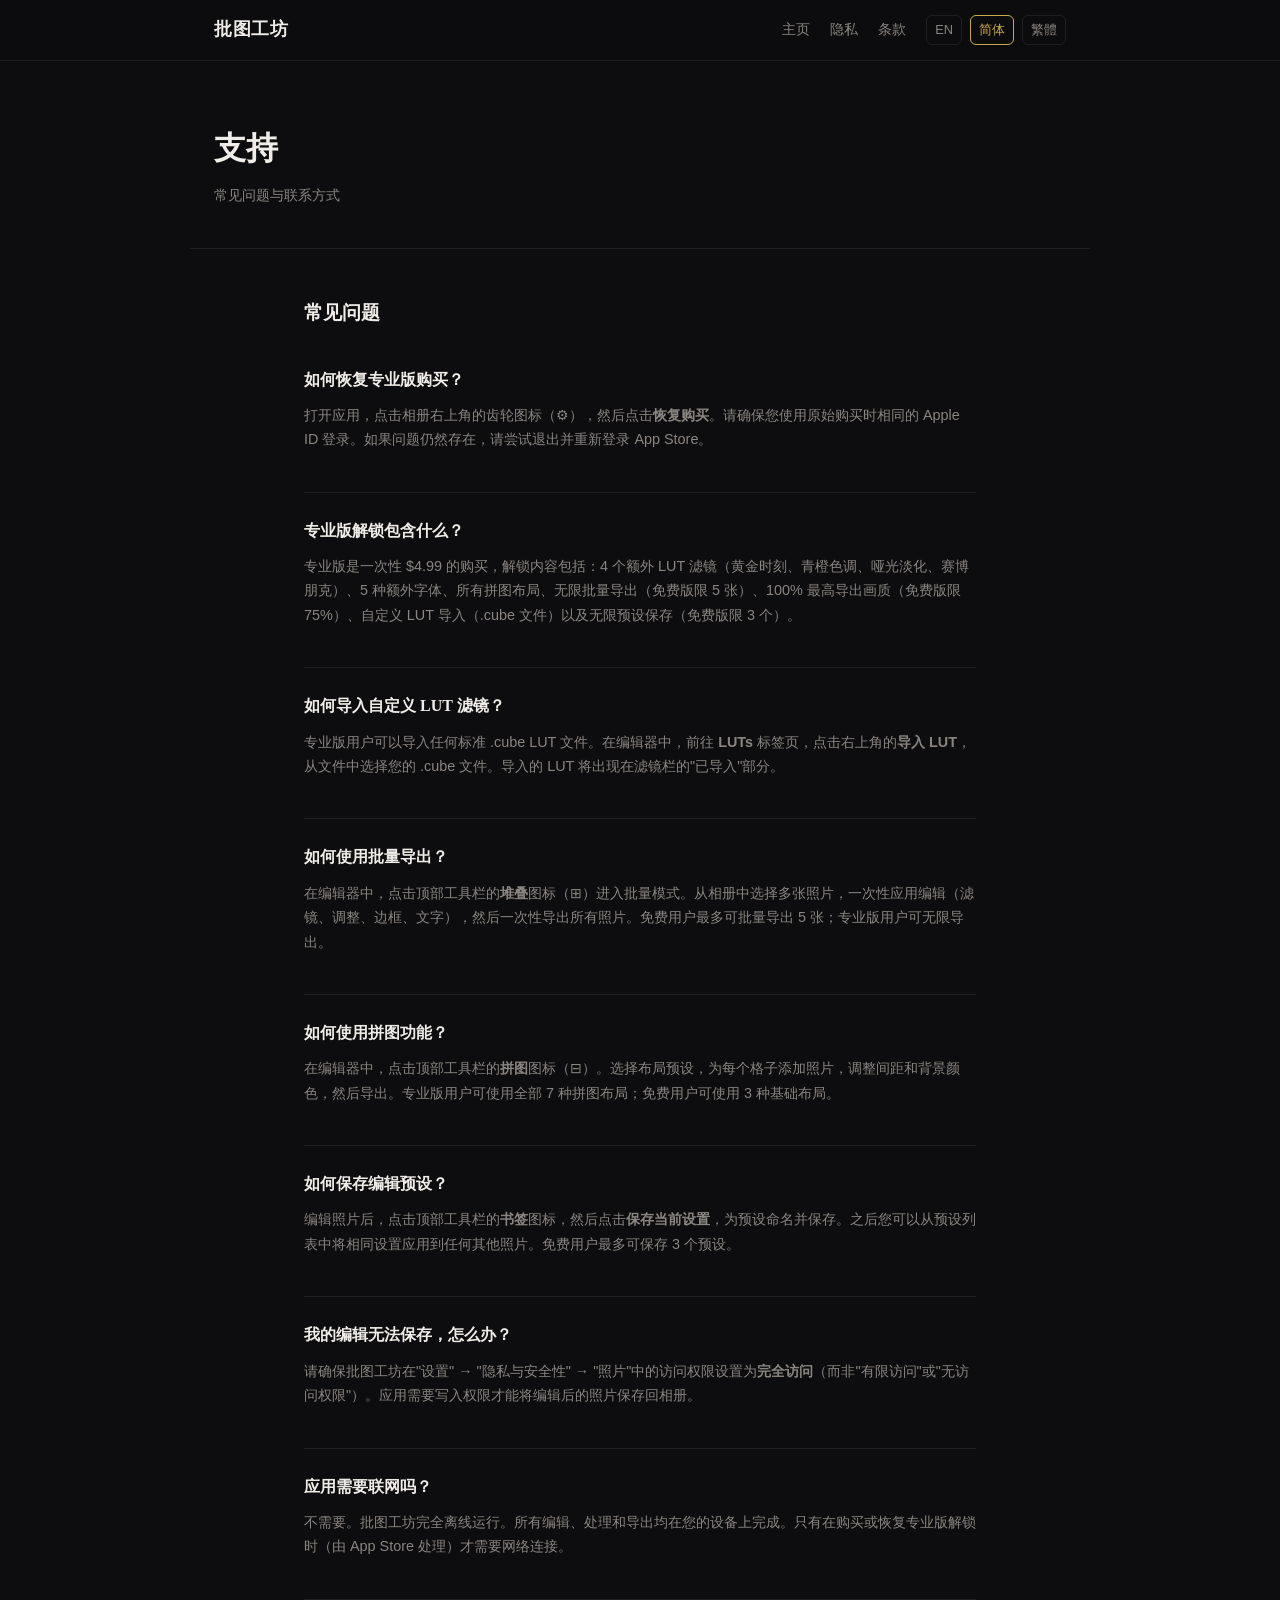
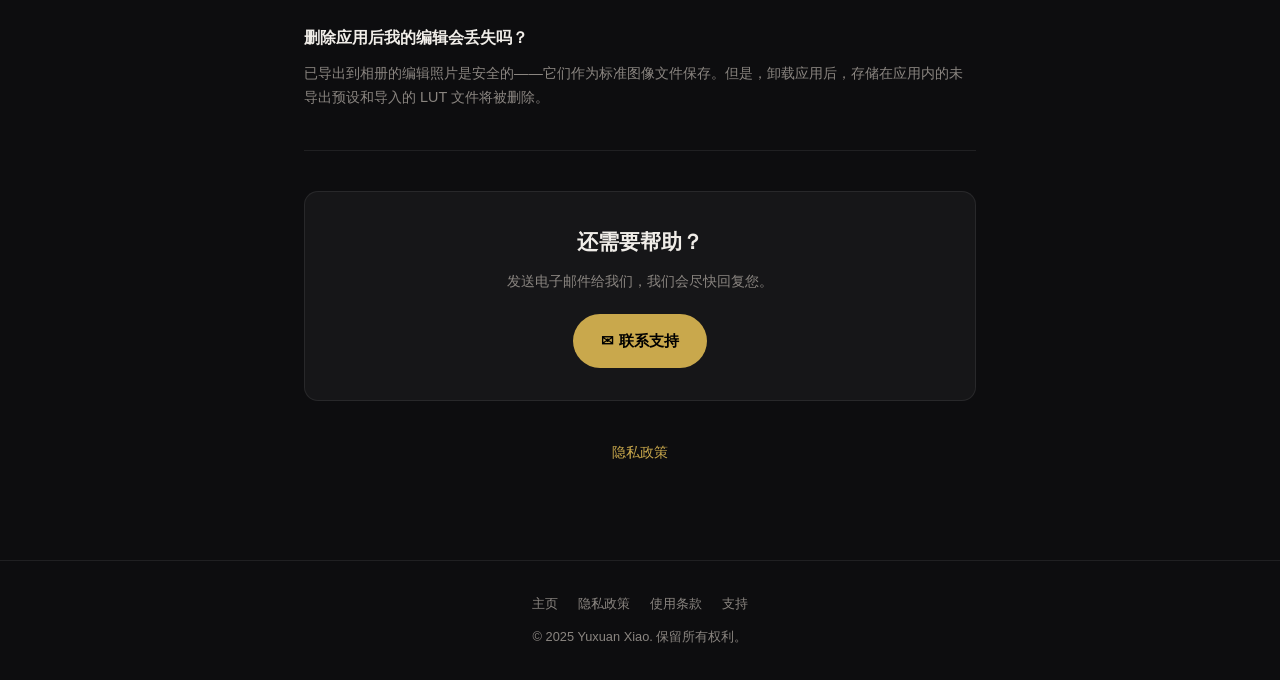
<file: support-zh-hans.html>
<!DOCTYPE html>
<html lang="zh-Hans">
<head>
  <meta charset="UTF-8" />
  <meta name="viewport" content="width=device-width, initial-scale=1.0" />
  <title>支持 — 批图工坊</title>
  <link rel="stylesheet" href="assets/style.css" />
</head>
<body>

<nav>
  <div class="nav-inner">
    <span class="nav-brand">批图工坊</span>
    <div class="nav-links">
      <a href="index-zh-hans.html">主页</a>
      <a href="privacy-zh-hans.html">隐私</a>
      <a href="terms-zh-hans.html">条款</a>
      <div class="lang-switcher">
        <a href="support.html">EN</a>
        <a href="support-zh-hans.html" class="active">简体</a>
        <a href="support-zh-hant.html">繁體</a>
      </div>
    </div>
  </div>
</nav>

<div class="page-header container">
  <h1>支持</h1>
  <p>常见问题与联系方式</p>
</div>

<div class="prose">

  <h2>常见问题</h2>

  <div class="faq-item">
    <h3>如何恢复专业版购买？</h3>
    <p>打开应用，点击相册右上角的齿轮图标（⚙），然后点击<strong>恢复购买</strong>。请确保您使用原始购买时相同的 Apple ID 登录。如果问题仍然存在，请尝试退出并重新登录 App Store。</p>
  </div>

  <div class="faq-item">
    <h3>专业版解锁包含什么？</h3>
    <p>专业版是一次性 $4.99 的购买，解锁内容包括：4 个额外 LUT 滤镜（黄金时刻、青橙色调、哑光淡化、赛博朋克）、5 种额外字体、所有拼图布局、无限批量导出（免费版限 5 张）、100% 最高导出画质（免费版限 75%）、自定义 LUT 导入（.cube 文件）以及无限预设保存（免费版限 3 个）。</p>
  </div>

  <div class="faq-item">
    <h3>如何导入自定义 LUT 滤镜？</h3>
    <p>专业版用户可以导入任何标准 .cube LUT 文件。在编辑器中，前往 <strong>LUTs</strong> 标签页，点击右上角的<strong>导入 LUT</strong>，从文件中选择您的 .cube 文件。导入的 LUT 将出现在滤镜栏的"已导入"部分。</p>
  </div>

  <div class="faq-item">
    <h3>如何使用批量导出？</h3>
    <p>在编辑器中，点击顶部工具栏的<strong>堆叠</strong>图标（⊞）进入批量模式。从相册中选择多张照片，一次性应用编辑（滤镜、调整、边框、文字），然后一次性导出所有照片。免费用户最多可批量导出 5 张；专业版用户可无限导出。</p>
  </div>

  <div class="faq-item">
    <h3>如何使用拼图功能？</h3>
    <p>在编辑器中，点击顶部工具栏的<strong>拼图</strong>图标（⊟）。选择布局预设，为每个格子添加照片，调整间距和背景颜色，然后导出。专业版用户可使用全部 7 种拼图布局；免费用户可使用 3 种基础布局。</p>
  </div>

  <div class="faq-item">
    <h3>如何保存编辑预设？</h3>
    <p>编辑照片后，点击顶部工具栏的<strong>书签</strong>图标，然后点击<strong>保存当前设置</strong>，为预设命名并保存。之后您可以从预设列表中将相同设置应用到任何其他照片。免费用户最多可保存 3 个预设。</p>
  </div>

  <div class="faq-item">
    <h3>我的编辑无法保存，怎么办？</h3>
    <p>请确保批图工坊在"设置" → "隐私与安全性" → "照片"中的访问权限设置为<strong>完全访问</strong>（而非"有限访问"或"无访问权限"）。应用需要写入权限才能将编辑后的照片保存回相册。</p>
  </div>

  <div class="faq-item">
    <h3>应用需要联网吗？</h3>
    <p>不需要。批图工坊完全离线运行。所有编辑、处理和导出均在您的设备上完成。只有在购买或恢复专业版解锁时（由 App Store 处理）才需要网络连接。</p>
  </div>

  <div class="faq-item">
    <h3>删除应用后我的编辑会丢失吗？</h3>
    <p>已导出到相册的编辑照片是安全的——它们作为标准图像文件保存。但是，卸载应用后，存储在应用内的未导出预设和导入的 LUT 文件将被删除。</p>
  </div>

  <div class="contact-card">
    <h2>还需要帮助？</h2>
    <p>发送电子邮件给我们，我们会尽快回复您。</p>
    <a href="mailto:rafaelxiao@hotmail.com" class="btn-primary">✉ 联系支持</a>
  </div>

  <p style="text-align:center; font-size:0.85rem; color: var(--text-sec);">
    <a href="privacy-zh-hans.html">隐私政策</a>
  </p>

</div>

<footer>
  <div class="footer-links">
    <a href="index-zh-hans.html">主页</a>
    <a href="privacy-zh-hans.html">隐私政策</a>
    <a href="terms-zh-hans.html">使用条款</a>
    <a href="support-zh-hans.html">支持</a>
  </div>
  <p>© 2025 Yuxuan Xiao. 保留所有权利。</p>
</footer>

</body>
</html>
</file>
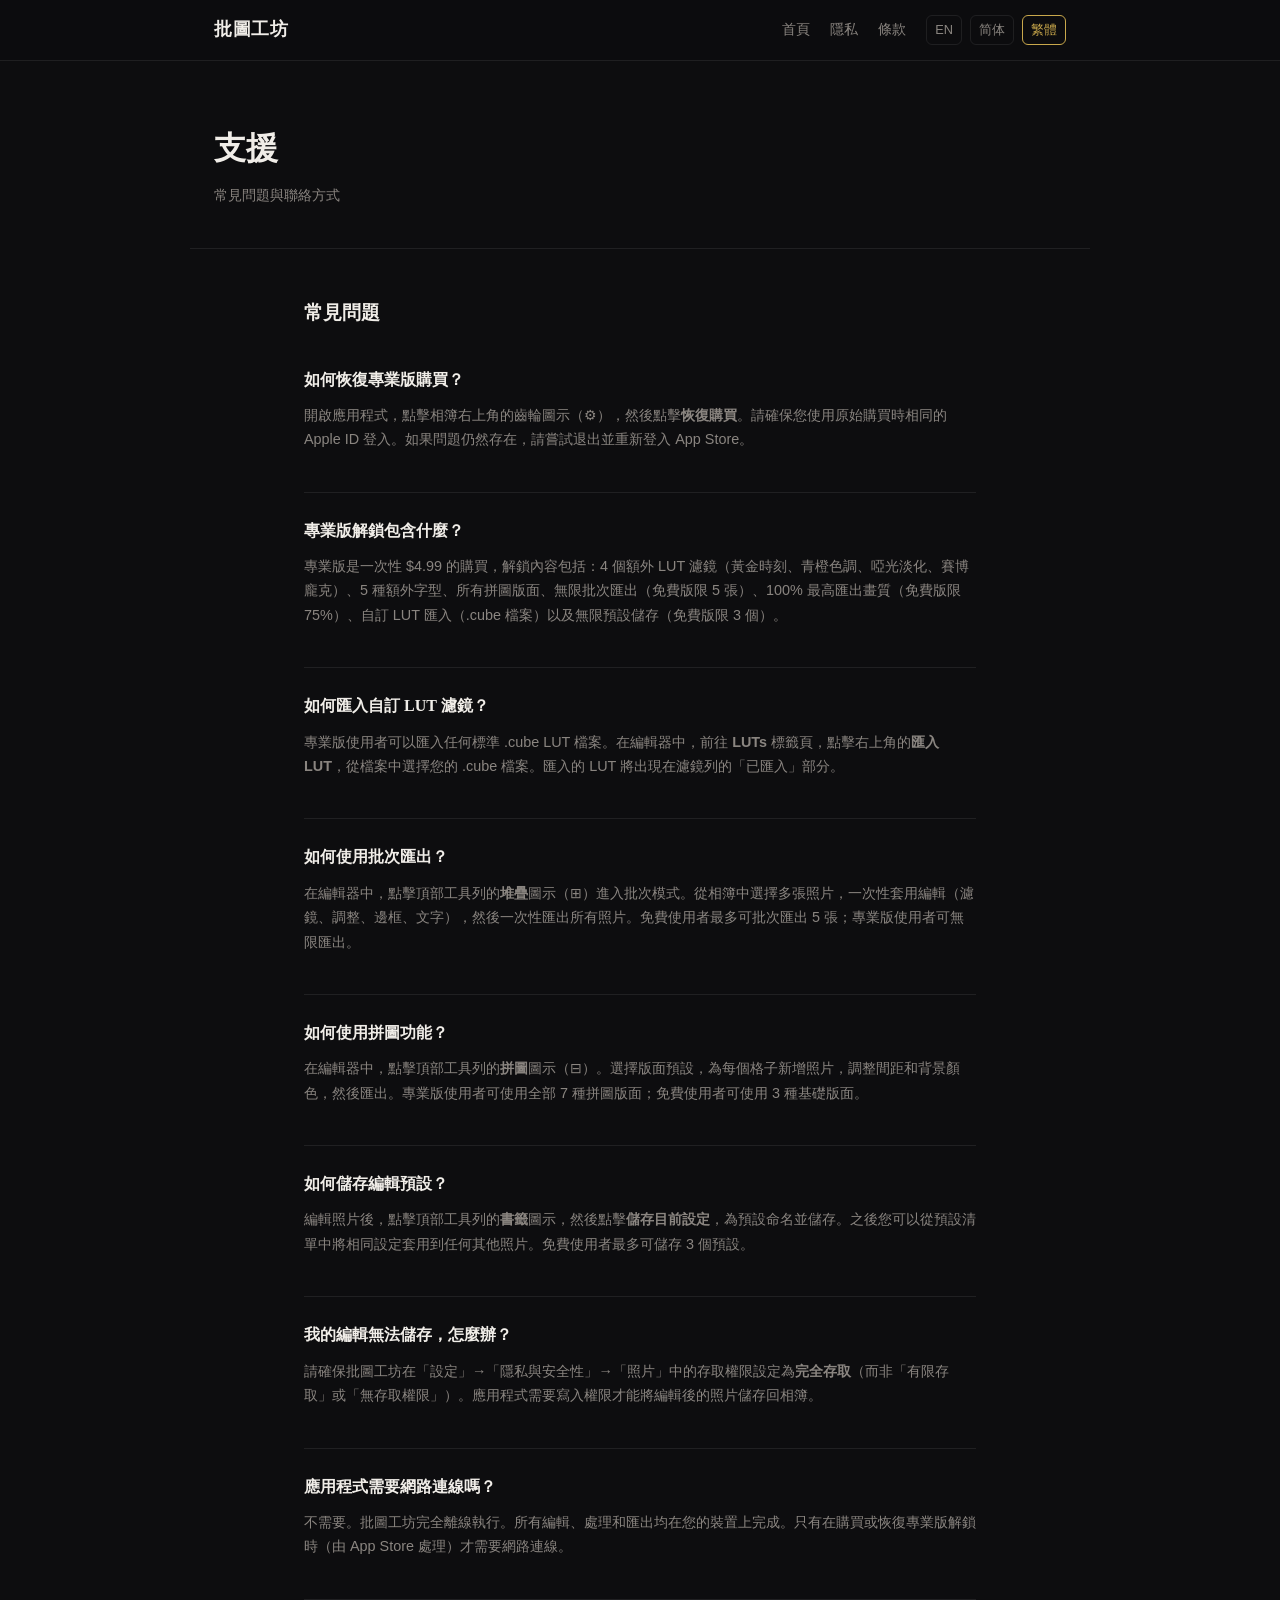
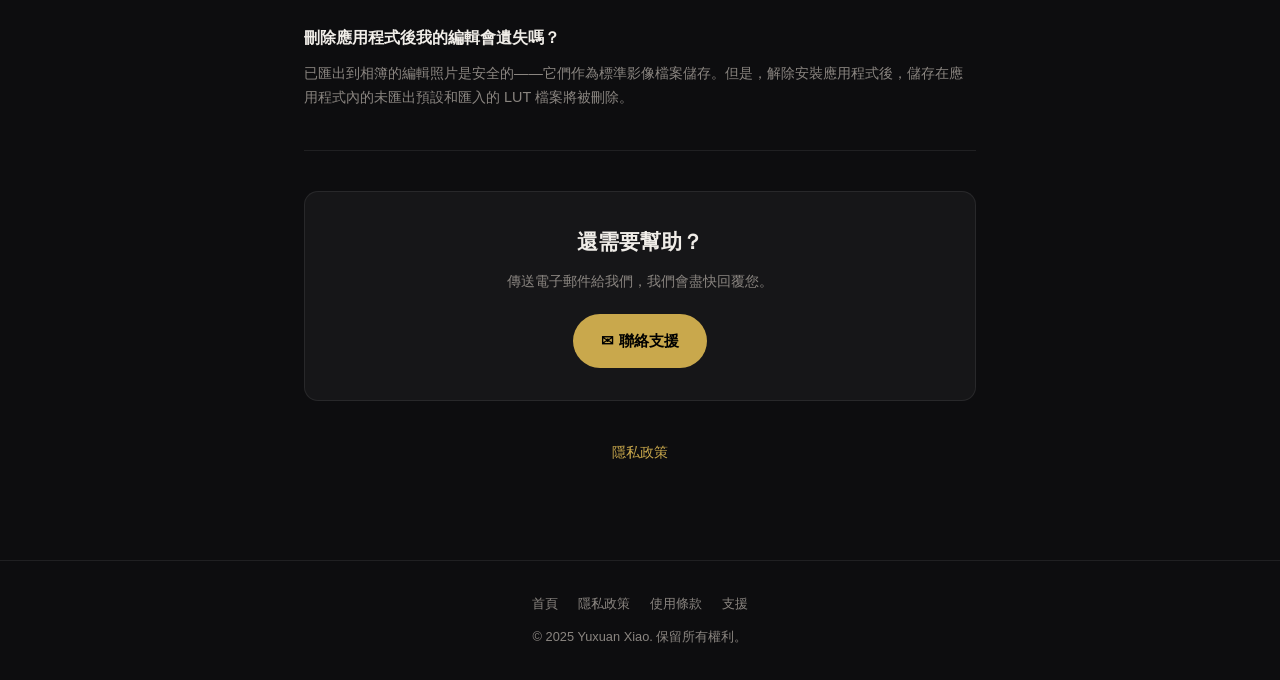
<file: support-zh-hant.html>
<!DOCTYPE html>
<html lang="zh-Hant">
<head>
  <meta charset="UTF-8" />
  <meta name="viewport" content="width=device-width, initial-scale=1.0" />
  <title>支援 — 批圖工坊</title>
  <link rel="stylesheet" href="assets/style.css" />
</head>
<body>

<nav>
  <div class="nav-inner">
    <span class="nav-brand">批圖工坊</span>
    <div class="nav-links">
      <a href="index-zh-hant.html">首頁</a>
      <a href="privacy-zh-hant.html">隱私</a>
      <a href="terms-zh-hant.html">條款</a>
      <div class="lang-switcher">
        <a href="support.html">EN</a>
        <a href="support-zh-hans.html">简体</a>
        <a href="support-zh-hant.html" class="active">繁體</a>
      </div>
    </div>
  </div>
</nav>

<div class="page-header container">
  <h1>支援</h1>
  <p>常見問題與聯絡方式</p>
</div>

<div class="prose">

  <h2>常見問題</h2>

  <div class="faq-item">
    <h3>如何恢復專業版購買？</h3>
    <p>開啟應用程式，點擊相簿右上角的齒輪圖示（⚙），然後點擊<strong>恢復購買</strong>。請確保您使用原始購買時相同的 Apple ID 登入。如果問題仍然存在，請嘗試退出並重新登入 App Store。</p>
  </div>

  <div class="faq-item">
    <h3>專業版解鎖包含什麼？</h3>
    <p>專業版是一次性 $4.99 的購買，解鎖內容包括：4 個額外 LUT 濾鏡（黃金時刻、青橙色調、啞光淡化、賽博龐克）、5 種額外字型、所有拼圖版面、無限批次匯出（免費版限 5 張）、100% 最高匯出畫質（免費版限 75%）、自訂 LUT 匯入（.cube 檔案）以及無限預設儲存（免費版限 3 個）。</p>
  </div>

  <div class="faq-item">
    <h3>如何匯入自訂 LUT 濾鏡？</h3>
    <p>專業版使用者可以匯入任何標準 .cube LUT 檔案。在編輯器中，前往 <strong>LUTs</strong> 標籤頁，點擊右上角的<strong>匯入 LUT</strong>，從檔案中選擇您的 .cube 檔案。匯入的 LUT 將出現在濾鏡列的「已匯入」部分。</p>
  </div>

  <div class="faq-item">
    <h3>如何使用批次匯出？</h3>
    <p>在編輯器中，點擊頂部工具列的<strong>堆疊</strong>圖示（⊞）進入批次模式。從相簿中選擇多張照片，一次性套用編輯（濾鏡、調整、邊框、文字），然後一次性匯出所有照片。免費使用者最多可批次匯出 5 張；專業版使用者可無限匯出。</p>
  </div>

  <div class="faq-item">
    <h3>如何使用拼圖功能？</h3>
    <p>在編輯器中，點擊頂部工具列的<strong>拼圖</strong>圖示（⊟）。選擇版面預設，為每個格子新增照片，調整間距和背景顏色，然後匯出。專業版使用者可使用全部 7 種拼圖版面；免費使用者可使用 3 種基礎版面。</p>
  </div>

  <div class="faq-item">
    <h3>如何儲存編輯預設？</h3>
    <p>編輯照片後，點擊頂部工具列的<strong>書籤</strong>圖示，然後點擊<strong>儲存目前設定</strong>，為預設命名並儲存。之後您可以從預設清單中將相同設定套用到任何其他照片。免費使用者最多可儲存 3 個預設。</p>
  </div>

  <div class="faq-item">
    <h3>我的編輯無法儲存，怎麼辦？</h3>
    <p>請確保批圖工坊在「設定」→「隱私與安全性」→「照片」中的存取權限設定為<strong>完全存取</strong>（而非「有限存取」或「無存取權限」）。應用程式需要寫入權限才能將編輯後的照片儲存回相簿。</p>
  </div>

  <div class="faq-item">
    <h3>應用程式需要網路連線嗎？</h3>
    <p>不需要。批圖工坊完全離線執行。所有編輯、處理和匯出均在您的裝置上完成。只有在購買或恢復專業版解鎖時（由 App Store 處理）才需要網路連線。</p>
  </div>

  <div class="faq-item">
    <h3>刪除應用程式後我的編輯會遺失嗎？</h3>
    <p>已匯出到相簿的編輯照片是安全的——它們作為標準影像檔案儲存。但是，解除安裝應用程式後，儲存在應用程式內的未匯出預設和匯入的 LUT 檔案將被刪除。</p>
  </div>

  <div class="contact-card">
    <h2>還需要幫助？</h2>
    <p>傳送電子郵件給我們，我們會盡快回覆您。</p>
    <a href="mailto:rafaelxiao@hotmail.com" class="btn-primary">✉ 聯絡支援</a>
  </div>

  <p style="text-align:center; font-size:0.85rem; color: var(--text-sec);">
    <a href="privacy-zh-hant.html">隱私政策</a>
  </p>

</div>

<footer>
  <div class="footer-links">
    <a href="index-zh-hant.html">首頁</a>
    <a href="privacy-zh-hant.html">隱私政策</a>
    <a href="terms-zh-hant.html">使用條款</a>
    <a href="support-zh-hant.html">支援</a>
  </div>
  <p>© 2025 Yuxuan Xiao. 保留所有權利。</p>
</footer>

</body>
</html>
</file>
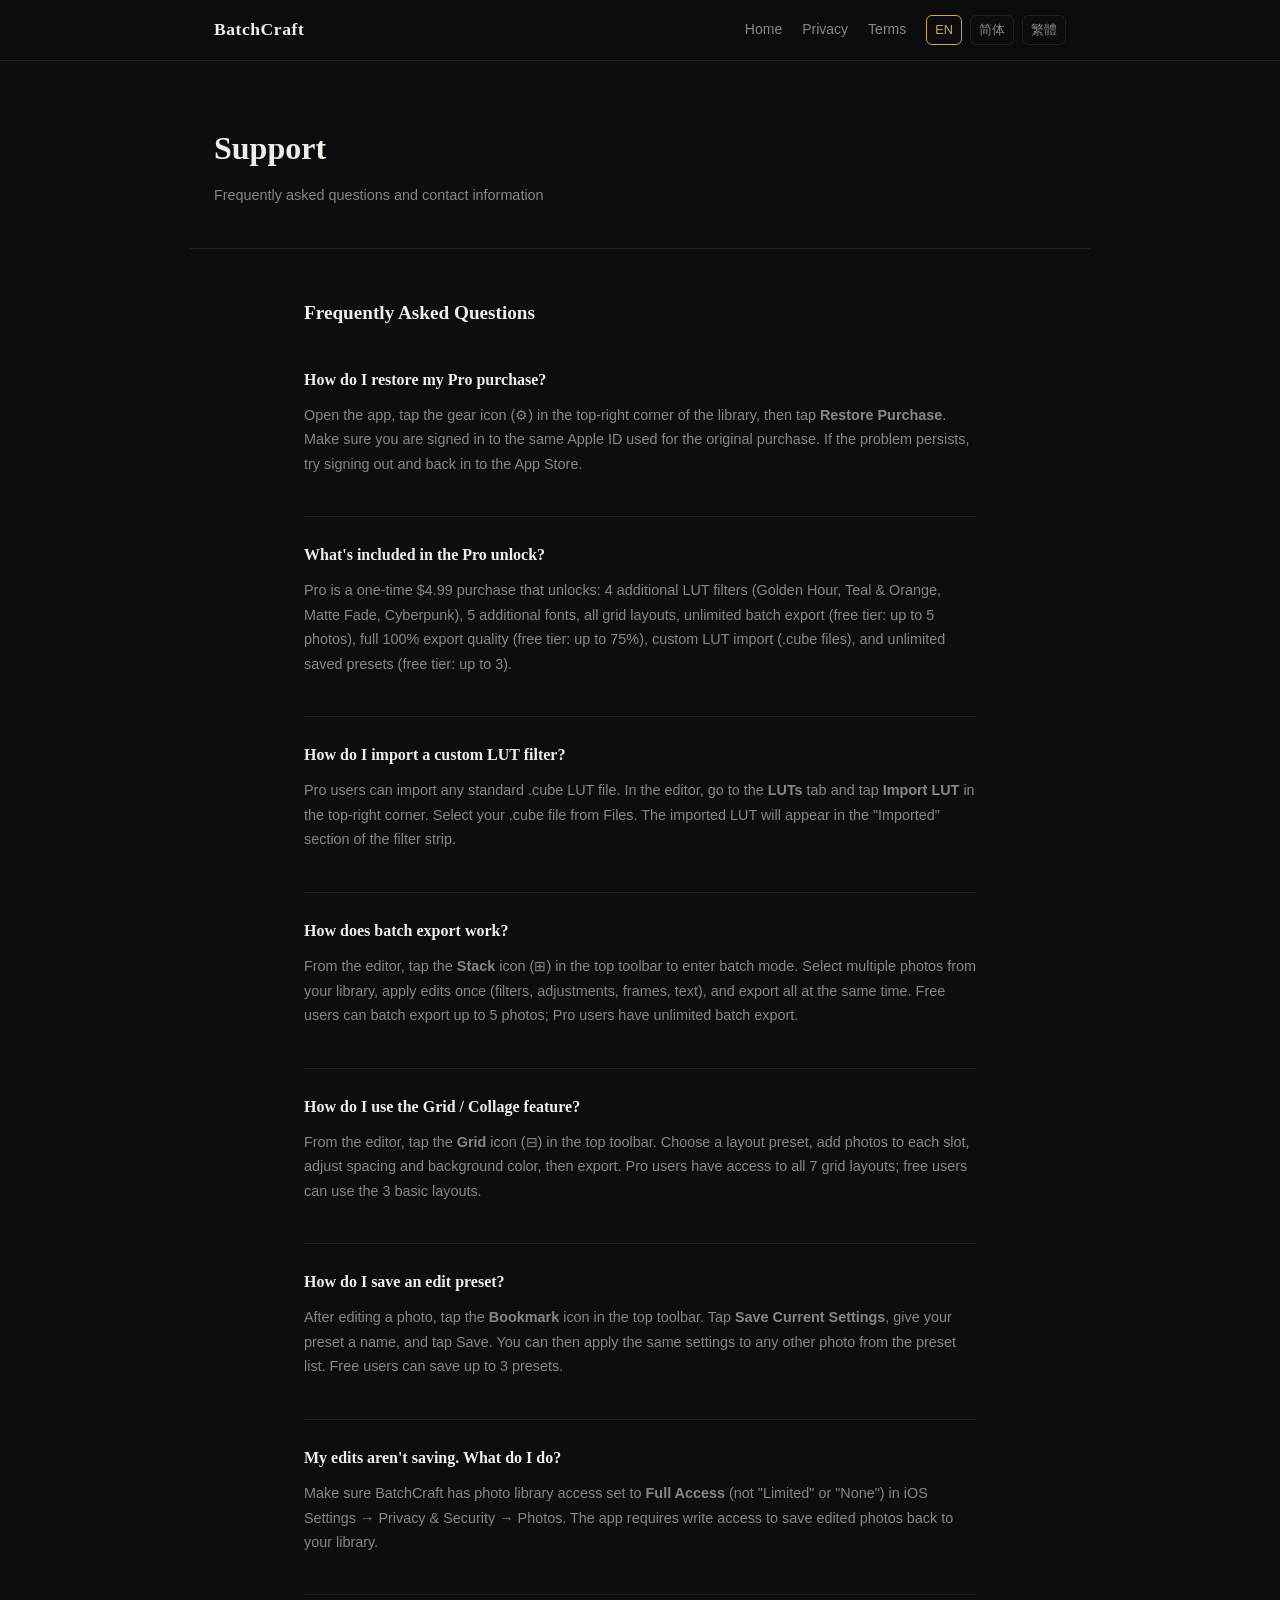
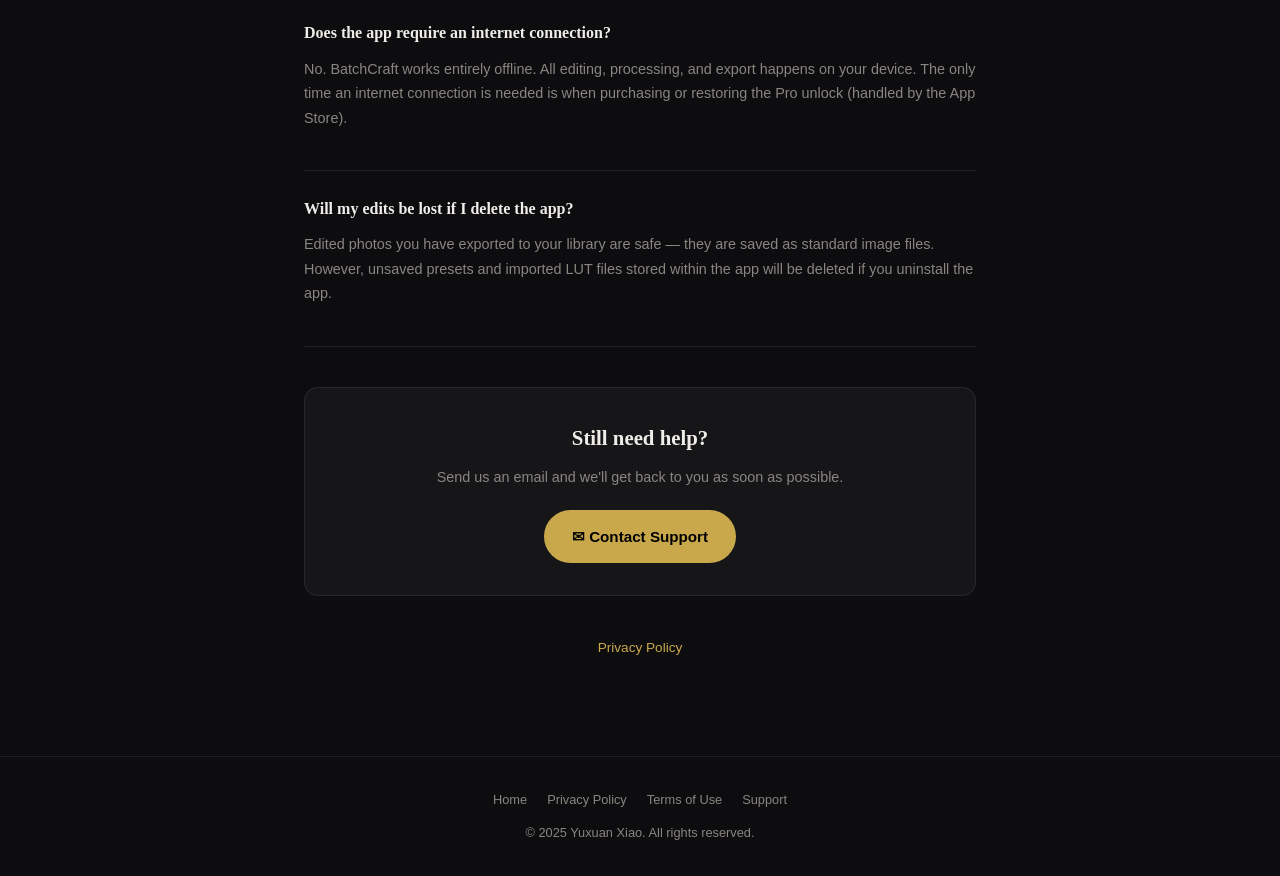
<file: support.html>
<!DOCTYPE html>
<html lang="en">
<head>
  <meta charset="UTF-8" />
  <meta name="viewport" content="width=device-width, initial-scale=1.0" />
  <title>Support — BatchCraft</title>
  <link rel="stylesheet" href="assets/style.css" />
</head>
<body>

<nav>
  <div class="nav-inner">
    <span class="nav-brand">BatchCraft</span>
    <div class="nav-links">
      <a href="index.html">Home</a>
      <a href="privacy.html">Privacy</a>
      <a href="terms.html">Terms</a>
      <div class="lang-switcher">
        <a href="support.html" class="active">EN</a>
        <a href="support-zh-hans.html">简体</a>
        <a href="support-zh-hant.html">繁體</a>
      </div>
    </div>
  </div>
</nav>

<div class="page-header container">
  <h1>Support</h1>
  <p>Frequently asked questions and contact information</p>
</div>

<div class="prose">

  <h2>Frequently Asked Questions</h2>

  <div class="faq-item">
    <h3>How do I restore my Pro purchase?</h3>
    <p>Open the app, tap the gear icon (⚙) in the top-right corner of the library, then tap <strong>Restore Purchase</strong>. Make sure you are signed in to the same Apple ID used for the original purchase. If the problem persists, try signing out and back in to the App Store.</p>
  </div>

  <div class="faq-item">
    <h3>What's included in the Pro unlock?</h3>
    <p>Pro is a one-time $4.99 purchase that unlocks: 4 additional LUT filters (Golden Hour, Teal &amp; Orange, Matte Fade, Cyberpunk), 5 additional fonts, all grid layouts, unlimited batch export (free tier: up to 5 photos), full 100% export quality (free tier: up to 75%), custom LUT import (.cube files), and unlimited saved presets (free tier: up to 3).</p>
  </div>

  <div class="faq-item">
    <h3>How do I import a custom LUT filter?</h3>
    <p>Pro users can import any standard .cube LUT file. In the editor, go to the <strong>LUTs</strong> tab and tap <strong>Import LUT</strong> in the top-right corner. Select your .cube file from Files. The imported LUT will appear in the "Imported" section of the filter strip.</p>
  </div>

  <div class="faq-item">
    <h3>How does batch export work?</h3>
    <p>From the editor, tap the <strong>Stack</strong> icon (⊞) in the top toolbar to enter batch mode. Select multiple photos from your library, apply edits once (filters, adjustments, frames, text), and export all at the same time. Free users can batch export up to 5 photos; Pro users have unlimited batch export.</p>
  </div>

  <div class="faq-item">
    <h3>How do I use the Grid / Collage feature?</h3>
    <p>From the editor, tap the <strong>Grid</strong> icon (⊟) in the top toolbar. Choose a layout preset, add photos to each slot, adjust spacing and background color, then export. Pro users have access to all 7 grid layouts; free users can use the 3 basic layouts.</p>
  </div>

  <div class="faq-item">
    <h3>How do I save an edit preset?</h3>
    <p>After editing a photo, tap the <strong>Bookmark</strong> icon in the top toolbar. Tap <strong>Save Current Settings</strong>, give your preset a name, and tap Save. You can then apply the same settings to any other photo from the preset list. Free users can save up to 3 presets.</p>
  </div>

  <div class="faq-item">
    <h3>My edits aren't saving. What do I do?</h3>
    <p>Make sure BatchCraft has photo library access set to <strong>Full Access</strong> (not "Limited" or "None") in iOS Settings → Privacy &amp; Security → Photos. The app requires write access to save edited photos back to your library.</p>
  </div>

  <div class="faq-item">
    <h3>Does the app require an internet connection?</h3>
    <p>No. BatchCraft works entirely offline. All editing, processing, and export happens on your device. The only time an internet connection is needed is when purchasing or restoring the Pro unlock (handled by the App Store).</p>
  </div>

  <div class="faq-item">
    <h3>Will my edits be lost if I delete the app?</h3>
    <p>Edited photos you have exported to your library are safe — they are saved as standard image files. However, unsaved presets and imported LUT files stored within the app will be deleted if you uninstall the app.</p>
  </div>

  <div class="contact-card">
    <h2>Still need help?</h2>
    <p>Send us an email and we'll get back to you as soon as possible.</p>
    <a href="mailto:rafaelxiao@hotmail.com" class="btn-primary">✉ Contact Support</a>
  </div>

  <p style="text-align:center; font-size:0.85rem; color: var(--text-sec);">
    <a href="privacy.html">Privacy Policy</a>
  </p>

</div>

<footer>
  <div class="footer-links">
    <a href="index.html">Home</a>
    <a href="privacy.html">Privacy Policy</a>
    <a href="terms.html">Terms of Use</a>
    <a href="support.html">Support</a>
  </div>
  <p>© 2025 Yuxuan Xiao. All rights reserved.</p>
</footer>

</body>
</html>
</file>
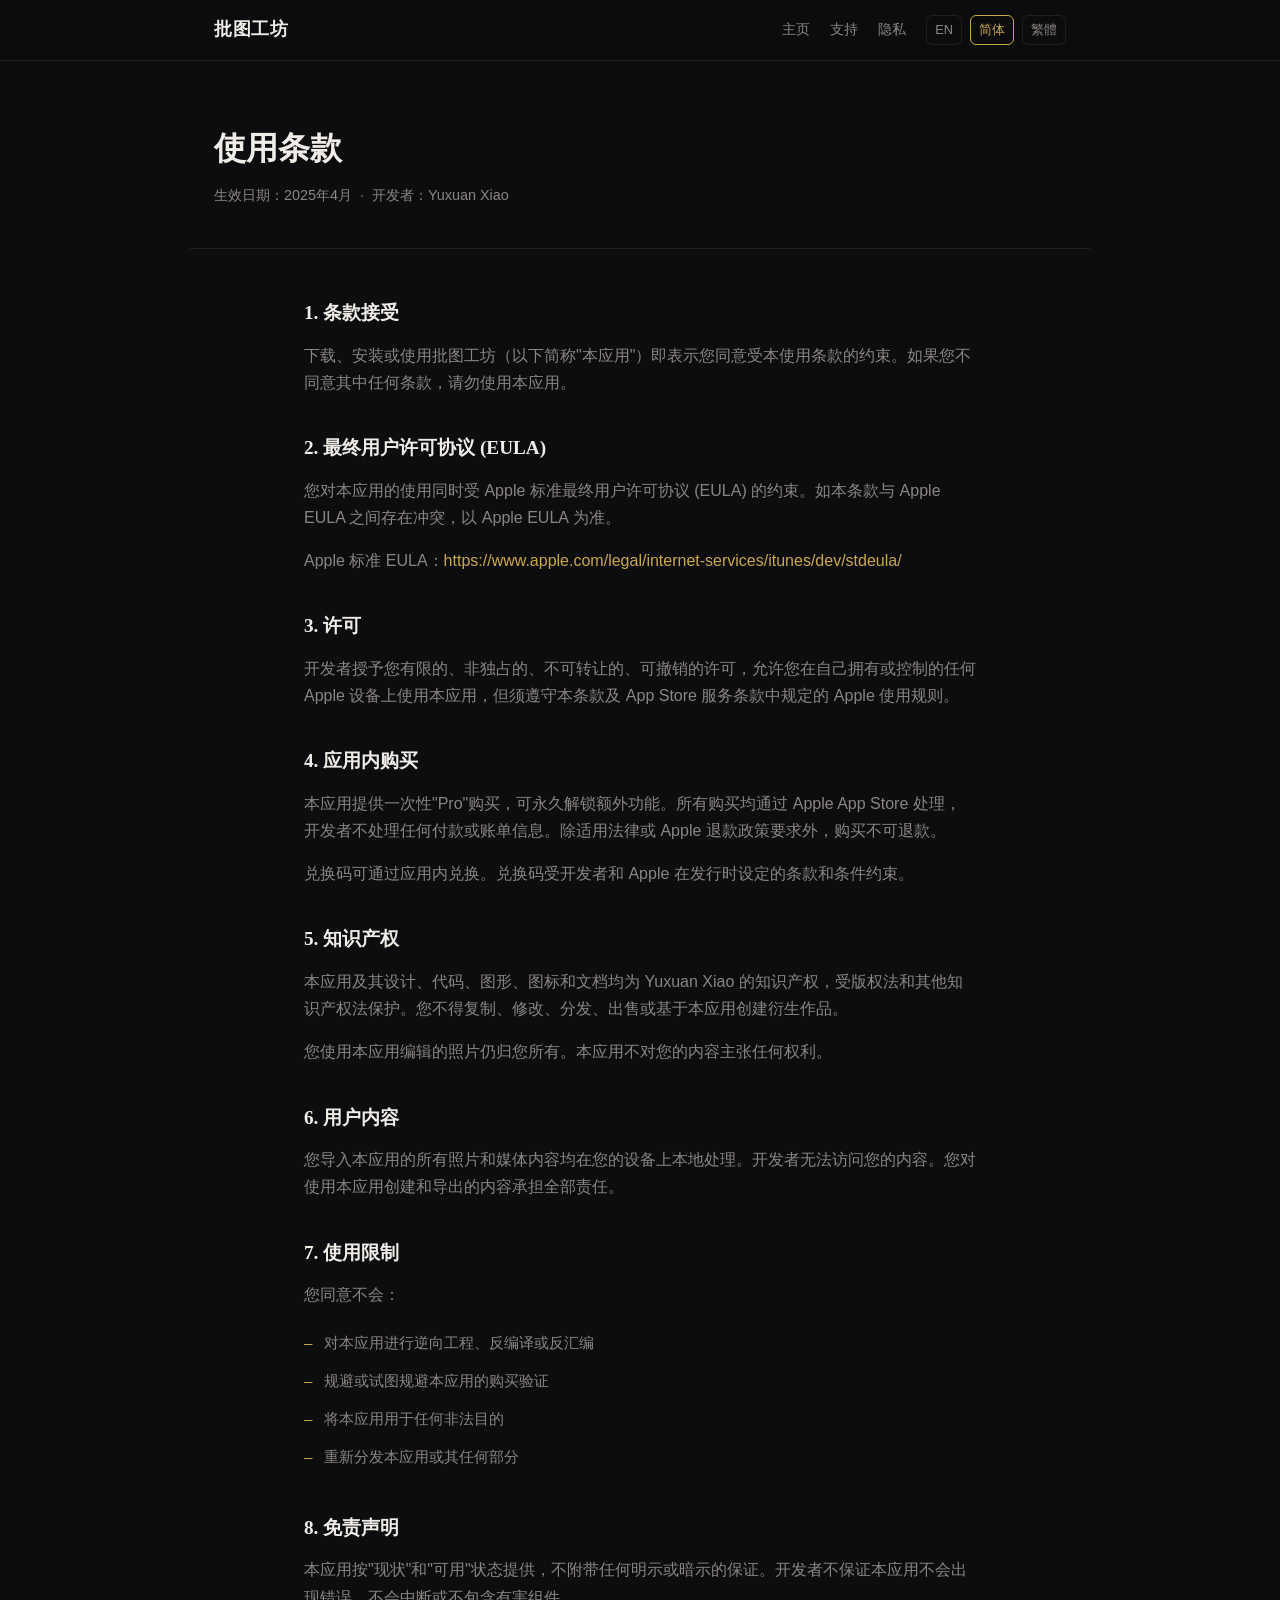
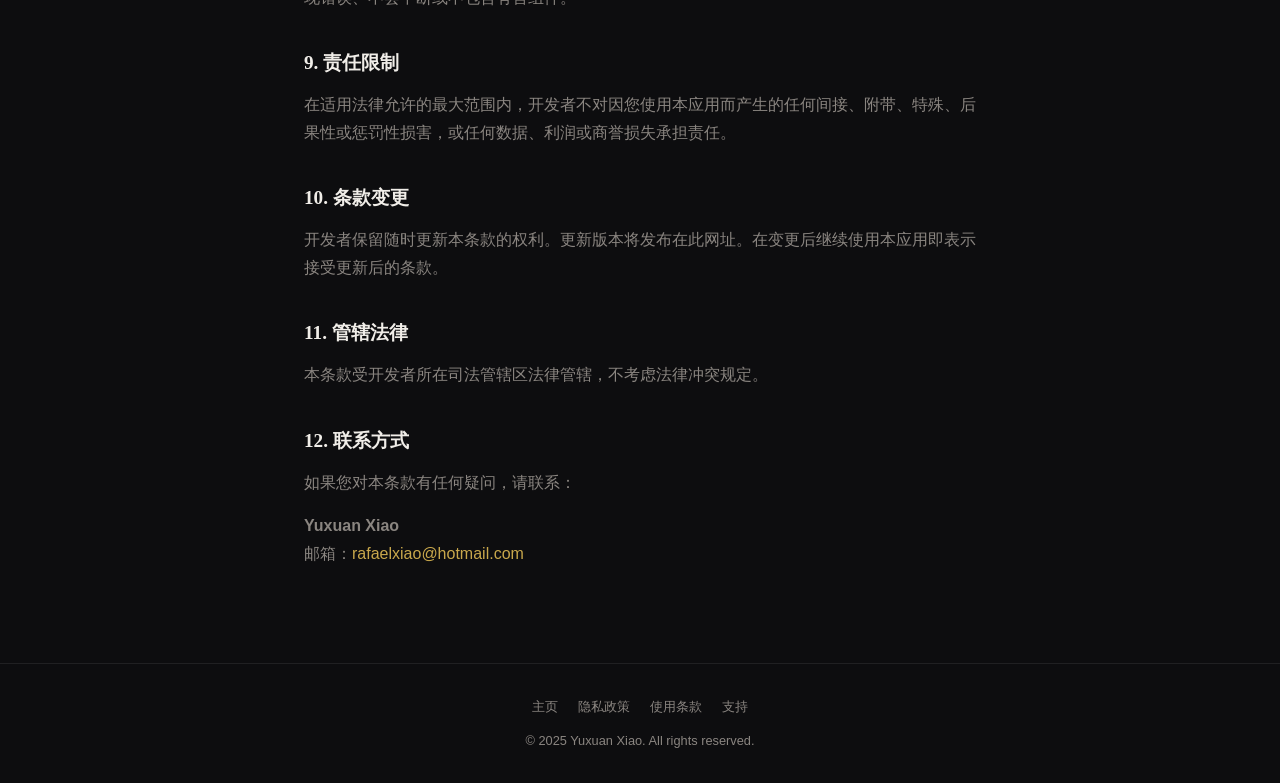
<file: terms-zh-hans.html>
<!DOCTYPE html>
<html lang="zh-Hans">
<head>
  <meta charset="UTF-8" />
  <meta name="viewport" content="width=device-width, initial-scale=1.0" />
  <title>使用条款 — 批图工坊</title>
  <link rel="stylesheet" href="assets/style.css" />
</head>
<body>

<nav>
  <div class="nav-inner">
    <span class="nav-brand">批图工坊</span>
    <div class="nav-links">
      <a href="index-zh-hans.html">主页</a>
      <a href="support-zh-hans.html">支持</a>
      <a href="privacy-zh-hans.html">隐私</a>
      <div class="lang-switcher">
        <a href="terms.html">EN</a>
        <a href="terms-zh-hans.html" class="active">简体</a>
        <a href="terms-zh-hant.html">繁體</a>
      </div>
    </div>
  </div>
</nav>

<div class="page-header container">
  <h1>使用条款</h1>
  <p>生效日期：2025年4月 &nbsp;·&nbsp; 开发者：Yuxuan Xiao</p>
</div>

<div class="prose">

  <h2>1. 条款接受</h2>
  <p>
    下载、安装或使用批图工坊（以下简称"本应用"）即表示您同意受本使用条款的约束。如果您不同意其中任何条款，请勿使用本应用。
  </p>

  <h2>2. 最终用户许可协议 (EULA)</h2>
  <p>
    您对本应用的使用同时受 Apple 标准最终用户许可协议 (EULA) 的约束。如本条款与 Apple EULA 之间存在冲突，以 Apple EULA 为准。
  </p>
  <p>
    Apple 标准 EULA：<a href="https://www.apple.com/legal/internet-services/itunes/dev/stdeula/" target="_blank" rel="noopener">https://www.apple.com/legal/internet-services/itunes/dev/stdeula/</a>
  </p>

  <h2>3. 许可</h2>
  <p>
    开发者授予您有限的、非独占的、不可转让的、可撤销的许可，允许您在自己拥有或控制的任何 Apple 设备上使用本应用，但须遵守本条款及 App Store 服务条款中规定的 Apple 使用规则。
  </p>

  <h2>4. 应用内购买</h2>
  <p>
    本应用提供一次性"Pro"购买，可永久解锁额外功能。所有购买均通过 Apple App Store 处理，开发者不处理任何付款或账单信息。除适用法律或 Apple 退款政策要求外，购买不可退款。
  </p>
  <p>
    兑换码可通过应用内兑换。兑换码受开发者和 Apple 在发行时设定的条款和条件约束。
  </p>

  <h2>5. 知识产权</h2>
  <p>
    本应用及其设计、代码、图形、图标和文档均为 Yuxuan Xiao 的知识产权，受版权法和其他知识产权法保护。您不得复制、修改、分发、出售或基于本应用创建衍生作品。
  </p>
  <p>
    您使用本应用编辑的照片仍归您所有。本应用不对您的内容主张任何权利。
  </p>

  <h2>6. 用户内容</h2>
  <p>
    您导入本应用的所有照片和媒体内容均在您的设备上本地处理。开发者无法访问您的内容。您对使用本应用创建和导出的内容承担全部责任。
  </p>

  <h2>7. 使用限制</h2>
  <p>您同意不会：</p>
  <ul>
    <li>对本应用进行逆向工程、反编译或反汇编</li>
    <li>规避或试图规避本应用的购买验证</li>
    <li>将本应用用于任何非法目的</li>
    <li>重新分发本应用或其任何部分</li>
  </ul>

  <h2>8. 免责声明</h2>
  <p>
    本应用按"现状"和"可用"状态提供，不附带任何明示或暗示的保证。开发者不保证本应用不会出现错误、不会中断或不包含有害组件。
  </p>

  <h2>9. 责任限制</h2>
  <p>
    在适用法律允许的最大范围内，开发者不对因您使用本应用而产生的任何间接、附带、特殊、后果性或惩罚性损害，或任何数据、利润或商誉损失承担责任。
  </p>

  <h2>10. 条款变更</h2>
  <p>
    开发者保留随时更新本条款的权利。更新版本将发布在此网址。在变更后继续使用本应用即表示接受更新后的条款。
  </p>

  <h2>11. 管辖法律</h2>
  <p>
    本条款受开发者所在司法管辖区法律管辖，不考虑法律冲突规定。
  </p>

  <h2>12. 联系方式</h2>
  <p>
    如果您对本条款有任何疑问，请联系：
  </p>
  <p>
    <strong>Yuxuan Xiao</strong><br />
    邮箱：<a href="mailto:rafaelxiao@hotmail.com">rafaelxiao@hotmail.com</a>
  </p>

</div>

<footer>
  <div class="footer-links">
    <a href="index-zh-hans.html">主页</a>
    <a href="privacy-zh-hans.html">隐私政策</a>
    <a href="terms-zh-hans.html">使用条款</a>
    <a href="support-zh-hans.html">支持</a>
  </div>
  <p>© 2025 Yuxuan Xiao. All rights reserved.</p>
</footer>

</body>
</html>
</file>
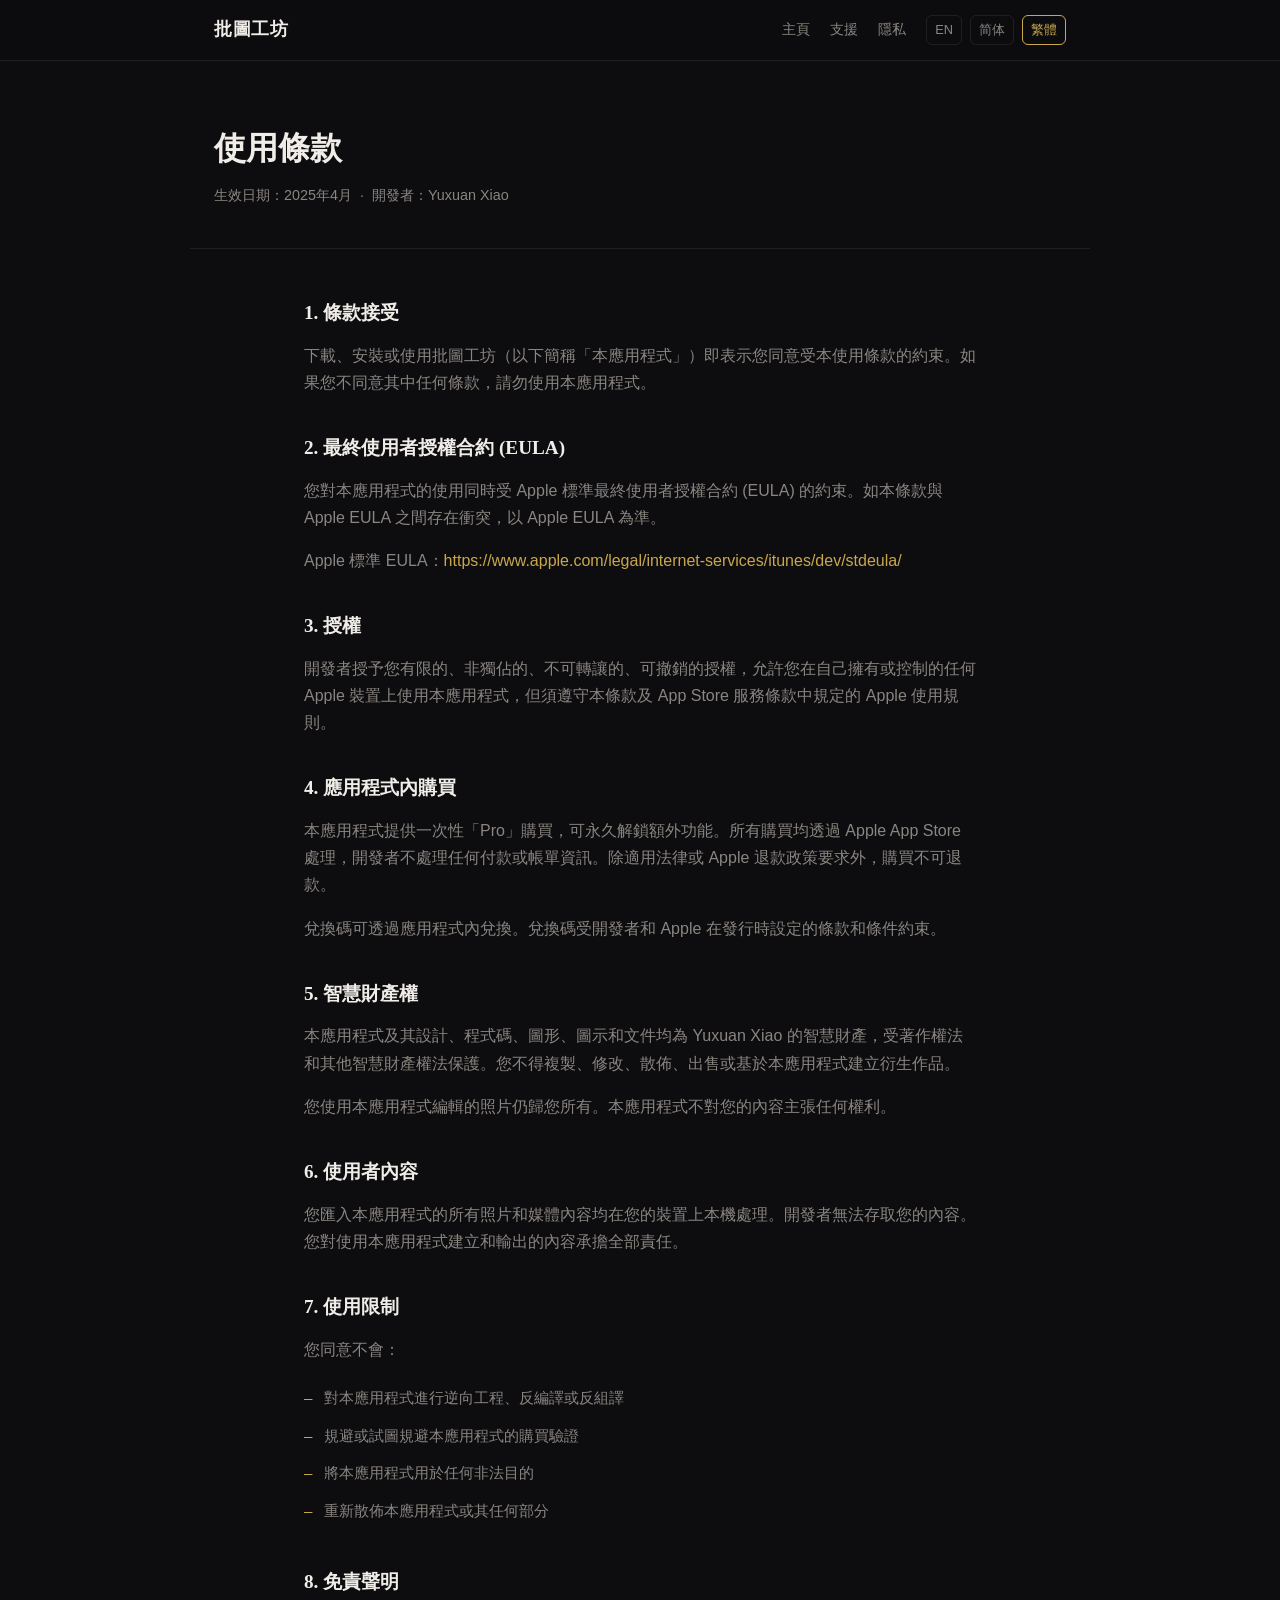
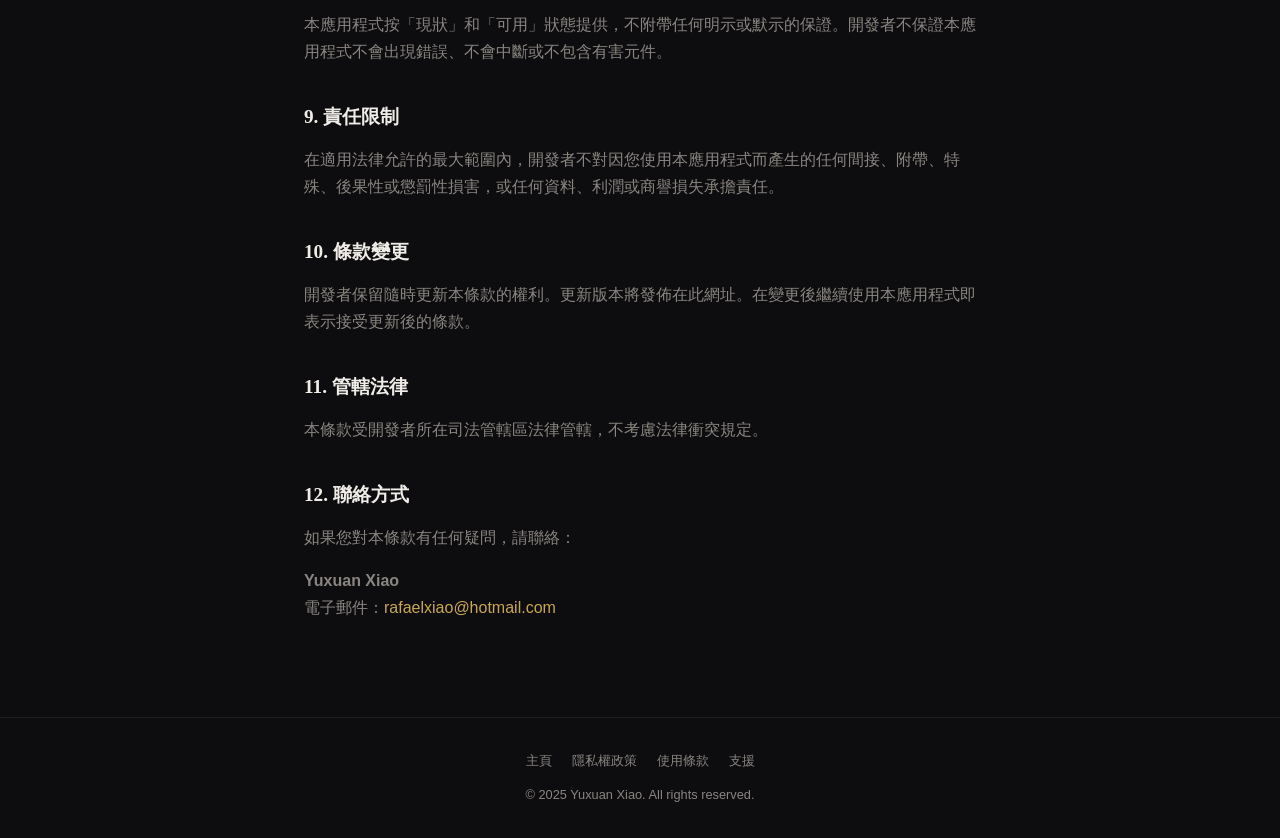
<file: terms-zh-hant.html>
<!DOCTYPE html>
<html lang="zh-Hant">
<head>
  <meta charset="UTF-8" />
  <meta name="viewport" content="width=device-width, initial-scale=1.0" />
  <title>使用條款 — 批圖工坊</title>
  <link rel="stylesheet" href="assets/style.css" />
</head>
<body>

<nav>
  <div class="nav-inner">
    <span class="nav-brand">批圖工坊</span>
    <div class="nav-links">
      <a href="index-zh-hant.html">主頁</a>
      <a href="support-zh-hant.html">支援</a>
      <a href="privacy-zh-hant.html">隱私</a>
      <div class="lang-switcher">
        <a href="terms.html">EN</a>
        <a href="terms-zh-hans.html">简体</a>
        <a href="terms-zh-hant.html" class="active">繁體</a>
      </div>
    </div>
  </div>
</nav>

<div class="page-header container">
  <h1>使用條款</h1>
  <p>生效日期：2025年4月 &nbsp;·&nbsp; 開發者：Yuxuan Xiao</p>
</div>

<div class="prose">

  <h2>1. 條款接受</h2>
  <p>
    下載、安裝或使用批圖工坊（以下簡稱「本應用程式」）即表示您同意受本使用條款的約束。如果您不同意其中任何條款，請勿使用本應用程式。
  </p>

  <h2>2. 最終使用者授權合約 (EULA)</h2>
  <p>
    您對本應用程式的使用同時受 Apple 標準最終使用者授權合約 (EULA) 的約束。如本條款與 Apple EULA 之間存在衝突，以 Apple EULA 為準。
  </p>
  <p>
    Apple 標準 EULA：<a href="https://www.apple.com/legal/internet-services/itunes/dev/stdeula/" target="_blank" rel="noopener">https://www.apple.com/legal/internet-services/itunes/dev/stdeula/</a>
  </p>

  <h2>3. 授權</h2>
  <p>
    開發者授予您有限的、非獨佔的、不可轉讓的、可撤銷的授權，允許您在自己擁有或控制的任何 Apple 裝置上使用本應用程式，但須遵守本條款及 App Store 服務條款中規定的 Apple 使用規則。
  </p>

  <h2>4. 應用程式內購買</h2>
  <p>
    本應用程式提供一次性「Pro」購買，可永久解鎖額外功能。所有購買均透過 Apple App Store 處理，開發者不處理任何付款或帳單資訊。除適用法律或 Apple 退款政策要求外，購買不可退款。
  </p>
  <p>
    兌換碼可透過應用程式內兌換。兌換碼受開發者和 Apple 在發行時設定的條款和條件約束。
  </p>

  <h2>5. 智慧財產權</h2>
  <p>
    本應用程式及其設計、程式碼、圖形、圖示和文件均為 Yuxuan Xiao 的智慧財產，受著作權法和其他智慧財產權法保護。您不得複製、修改、散佈、出售或基於本應用程式建立衍生作品。
  </p>
  <p>
    您使用本應用程式編輯的照片仍歸您所有。本應用程式不對您的內容主張任何權利。
  </p>

  <h2>6. 使用者內容</h2>
  <p>
    您匯入本應用程式的所有照片和媒體內容均在您的裝置上本機處理。開發者無法存取您的內容。您對使用本應用程式建立和輸出的內容承擔全部責任。
  </p>

  <h2>7. 使用限制</h2>
  <p>您同意不會：</p>
  <ul>
    <li>對本應用程式進行逆向工程、反編譯或反組譯</li>
    <li>規避或試圖規避本應用程式的購買驗證</li>
    <li>將本應用程式用於任何非法目的</li>
    <li>重新散佈本應用程式或其任何部分</li>
  </ul>

  <h2>8. 免責聲明</h2>
  <p>
    本應用程式按「現狀」和「可用」狀態提供，不附帶任何明示或默示的保證。開發者不保證本應用程式不會出現錯誤、不會中斷或不包含有害元件。
  </p>

  <h2>9. 責任限制</h2>
  <p>
    在適用法律允許的最大範圍內，開發者不對因您使用本應用程式而產生的任何間接、附帶、特殊、後果性或懲罰性損害，或任何資料、利潤或商譽損失承擔責任。
  </p>

  <h2>10. 條款變更</h2>
  <p>
    開發者保留隨時更新本條款的權利。更新版本將發佈在此網址。在變更後繼續使用本應用程式即表示接受更新後的條款。
  </p>

  <h2>11. 管轄法律</h2>
  <p>
    本條款受開發者所在司法管轄區法律管轄，不考慮法律衝突規定。
  </p>

  <h2>12. 聯絡方式</h2>
  <p>
    如果您對本條款有任何疑問，請聯絡：
  </p>
  <p>
    <strong>Yuxuan Xiao</strong><br />
    電子郵件：<a href="mailto:rafaelxiao@hotmail.com">rafaelxiao@hotmail.com</a>
  </p>

</div>

<footer>
  <div class="footer-links">
    <a href="index-zh-hant.html">主頁</a>
    <a href="privacy-zh-hant.html">隱私權政策</a>
    <a href="terms-zh-hant.html">使用條款</a>
    <a href="support-zh-hant.html">支援</a>
  </div>
  <p>© 2025 Yuxuan Xiao. All rights reserved.</p>
</footer>

</body>
</html>
</file>
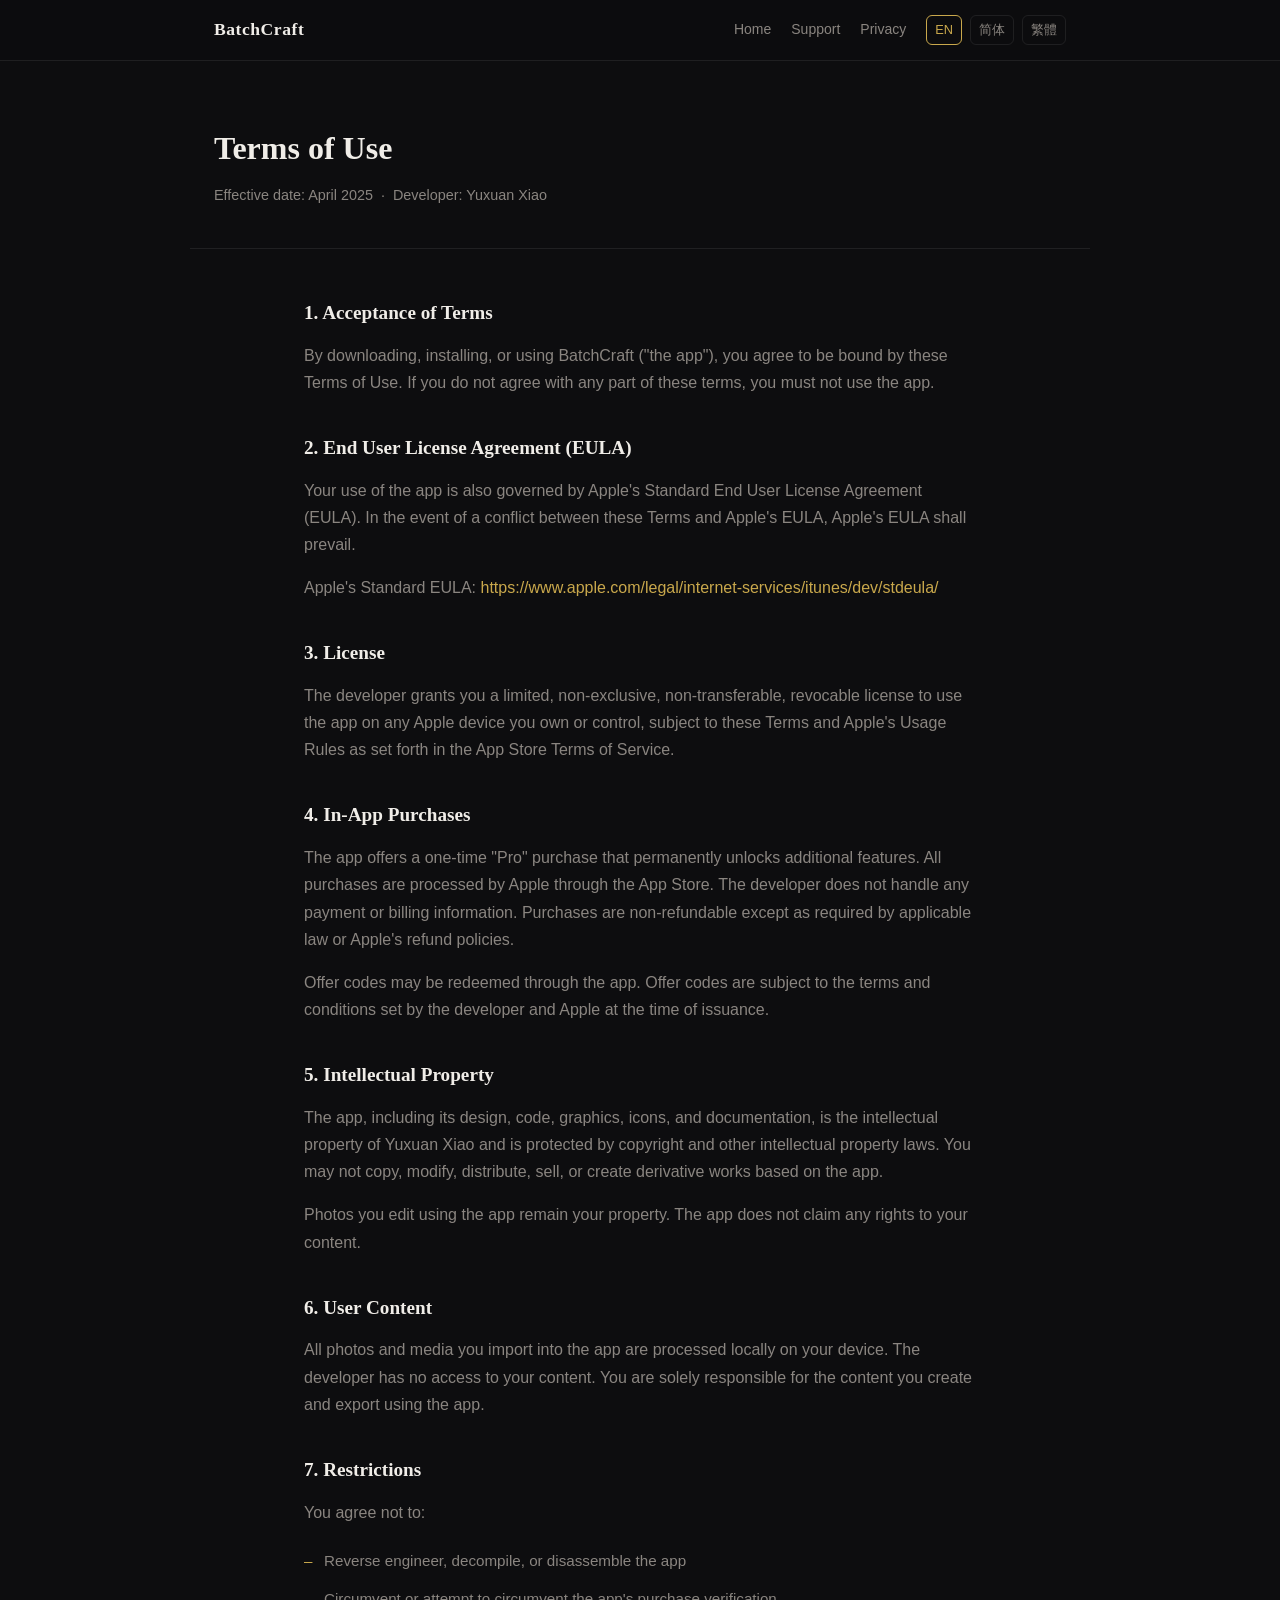
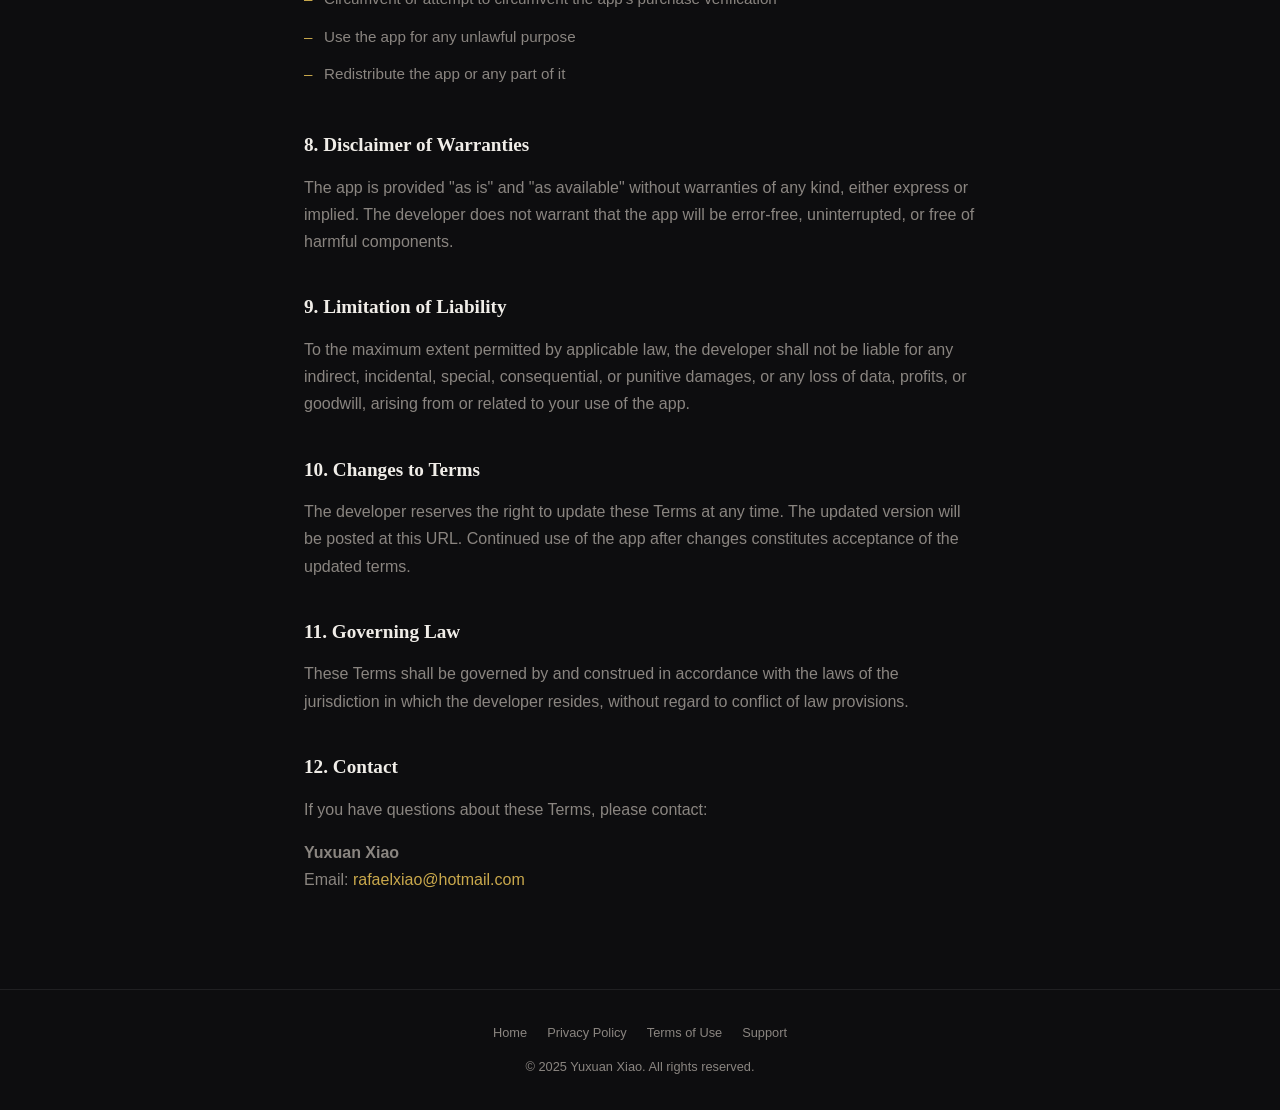
<file: terms.html>
<!DOCTYPE html>
<html lang="en">
<head>
  <meta charset="UTF-8" />
  <meta name="viewport" content="width=device-width, initial-scale=1.0" />
  <title>Terms of Use — BatchCraft</title>
  <link rel="stylesheet" href="assets/style.css" />
</head>
<body>

<nav>
  <div class="nav-inner">
    <span class="nav-brand">BatchCraft</span>
    <div class="nav-links">
      <a href="index.html">Home</a>
      <a href="support.html">Support</a>
      <a href="privacy.html">Privacy</a>
      <div class="lang-switcher">
        <a href="terms.html" class="active">EN</a>
        <a href="terms-zh-hans.html">简体</a>
        <a href="terms-zh-hant.html">繁體</a>
      </div>
    </div>
  </div>
</nav>

<div class="page-header container">
  <h1>Terms of Use</h1>
  <p>Effective date: April 2025 &nbsp;·&nbsp; Developer: Yuxuan Xiao</p>
</div>

<div class="prose">

  <h2>1. Acceptance of Terms</h2>
  <p>
    By downloading, installing, or using BatchCraft ("the app"), you agree to be bound by these Terms of Use. If you do not agree with any part of these terms, you must not use the app.
  </p>

  <h2>2. End User License Agreement (EULA)</h2>
  <p>
    Your use of the app is also governed by Apple's Standard End User License Agreement (EULA). In the event of a conflict between these Terms and Apple's EULA, Apple's EULA shall prevail.
  </p>
  <p>
    Apple's Standard EULA: <a href="https://www.apple.com/legal/internet-services/itunes/dev/stdeula/" target="_blank" rel="noopener">https://www.apple.com/legal/internet-services/itunes/dev/stdeula/</a>
  </p>

  <h2>3. License</h2>
  <p>
    The developer grants you a limited, non-exclusive, non-transferable, revocable license to use the app on any Apple device you own or control, subject to these Terms and Apple's Usage Rules as set forth in the App Store Terms of Service.
  </p>

  <h2>4. In-App Purchases</h2>
  <p>
    The app offers a one-time "Pro" purchase that permanently unlocks additional features. All purchases are processed by Apple through the App Store. The developer does not handle any payment or billing information. Purchases are non-refundable except as required by applicable law or Apple's refund policies.
  </p>
  <p>
    Offer codes may be redeemed through the app. Offer codes are subject to the terms and conditions set by the developer and Apple at the time of issuance.
  </p>

  <h2>5. Intellectual Property</h2>
  <p>
    The app, including its design, code, graphics, icons, and documentation, is the intellectual property of Yuxuan Xiao and is protected by copyright and other intellectual property laws. You may not copy, modify, distribute, sell, or create derivative works based on the app.
  </p>
  <p>
    Photos you edit using the app remain your property. The app does not claim any rights to your content.
  </p>

  <h2>6. User Content</h2>
  <p>
    All photos and media you import into the app are processed locally on your device. The developer has no access to your content. You are solely responsible for the content you create and export using the app.
  </p>

  <h2>7. Restrictions</h2>
  <p>You agree not to:</p>
  <ul>
    <li>Reverse engineer, decompile, or disassemble the app</li>
    <li>Circumvent or attempt to circumvent the app's purchase verification</li>
    <li>Use the app for any unlawful purpose</li>
    <li>Redistribute the app or any part of it</li>
  </ul>

  <h2>8. Disclaimer of Warranties</h2>
  <p>
    The app is provided "as is" and "as available" without warranties of any kind, either express or implied. The developer does not warrant that the app will be error-free, uninterrupted, or free of harmful components.
  </p>

  <h2>9. Limitation of Liability</h2>
  <p>
    To the maximum extent permitted by applicable law, the developer shall not be liable for any indirect, incidental, special, consequential, or punitive damages, or any loss of data, profits, or goodwill, arising from or related to your use of the app.
  </p>

  <h2>10. Changes to Terms</h2>
  <p>
    The developer reserves the right to update these Terms at any time. The updated version will be posted at this URL. Continued use of the app after changes constitutes acceptance of the updated terms.
  </p>

  <h2>11. Governing Law</h2>
  <p>
    These Terms shall be governed by and construed in accordance with the laws of the jurisdiction in which the developer resides, without regard to conflict of law provisions.
  </p>

  <h2>12. Contact</h2>
  <p>
    If you have questions about these Terms, please contact:
  </p>
  <p>
    <strong>Yuxuan Xiao</strong><br />
    Email: <a href="mailto:rafaelxiao@hotmail.com">rafaelxiao@hotmail.com</a>
  </p>

</div>

<footer>
  <div class="footer-links">
    <a href="index.html">Home</a>
    <a href="privacy.html">Privacy Policy</a>
    <a href="terms.html">Terms of Use</a>
    <a href="support.html">Support</a>
  </div>
  <p>© 2025 Yuxuan Xiao. All rights reserved.</p>
</footer>

</body>
</html>
</file>
<file: assets/style.css>
/* ============================================================
   BatchCraft — Shared Stylesheet
   Dark gold palette matching the iOS app
   ============================================================ */

:root {
  --bg:          #0D0D0F;
  --surface:     #161618;
  --surface-2:   #1E1E21;
  --accent:      #C9A84C;
  --accent-dim:  rgba(201,168,76,0.15);
  --text-pri:    #F0EDE8;
  --text-sec:    #8A8580;
  --border:      rgba(255,255,255,0.08);
  --radius:      14px;
  --font:        -apple-system, BlinkMacSystemFont, "Segoe UI", Helvetica, Arial, sans-serif;
  --font-serif:  "Georgia", "Palatino Linotype", serif;
  --max-w:       900px;
}

*, *::before, *::after { box-sizing: border-box; margin: 0; padding: 0; }

html { scroll-behavior: smooth; }

body {
  background: var(--bg);
  color: var(--text-pri);
  font-family: var(--font);
  font-size: 16px;
  line-height: 1.7;
  -webkit-font-smoothing: antialiased;
}

a { color: var(--accent); text-decoration: none; }
a:hover { text-decoration: underline; }

/* ── Layout ─────────────────────────────────────────────── */

.container {
  max-width: var(--max-w);
  margin: 0 auto;
  padding: 0 24px;
}

/* ── Nav ─────────────────────────────────────────────────── */

nav {
  position: sticky;
  top: 0;
  z-index: 100;
  background: rgba(13,13,15,0.85);
  backdrop-filter: blur(16px);
  -webkit-backdrop-filter: blur(16px);
  border-bottom: 1px solid var(--border);
}

.nav-inner {
  display: flex;
  align-items: center;
  justify-content: space-between;
  height: 60px;
  max-width: var(--max-w);
  margin: 0 auto;
  padding: 0 24px;
}

.nav-brand {
  font-family: var(--font-serif);
  font-weight: 700;
  font-size: 1.1rem;
  color: var(--text-pri);
  letter-spacing: 0.03em;
}

.nav-links {
  display: flex;
  gap: 20px;
  align-items: center;
  font-size: 0.875rem;
}

.nav-links a {
  color: var(--text-sec);
  transition: color 0.2s;
}
.nav-links a:hover { color: var(--text-pri); text-decoration: none; }

.lang-switcher {
  display: flex;
  gap: 8px;
  font-size: 0.8rem;
}
.lang-switcher a {
  padding: 3px 8px;
  border-radius: 6px;
  color: var(--text-sec);
  border: 1px solid var(--border);
  transition: all 0.2s;
}
.lang-switcher a:hover,
.lang-switcher a.active {
  color: var(--accent);
  border-color: var(--accent);
  text-decoration: none;
}

/* ── Hero ────────────────────────────────────────────────── */

.hero {
  padding: 100px 24px 80px;
  text-align: center;
}

.hero-icon {
  width: 100px;
  height: 100px;
  border-radius: 22px;
  margin: 0 auto 28px;
  background: var(--surface-2);
  display: flex;
  align-items: center;
  justify-content: center;
  font-size: 52px;
  box-shadow: 0 20px 60px rgba(0,0,0,0.5);
}

.hero h1 {
  font-family: var(--font-serif);
  font-size: clamp(2rem, 5vw, 3.2rem);
  font-weight: 700;
  color: var(--text-pri);
  letter-spacing: -0.02em;
  line-height: 1.2;
  margin-bottom: 18px;
}

.hero h1 span { color: var(--accent); }

.hero p {
  font-size: 1.1rem;
  color: var(--text-sec);
  max-width: 540px;
  margin: 0 auto 36px;
}

.btn-primary {
  display: inline-flex;
  align-items: center;
  gap: 10px;
  background: var(--accent);
  color: #000;
  font-weight: 700;
  font-size: 0.95rem;
  padding: 14px 28px;
  border-radius: 50px;
  transition: opacity 0.2s, transform 0.2s;
}
.btn-primary:hover { opacity: 0.88; transform: translateY(-1px); text-decoration: none; }

.btn-secondary {
  display: inline-flex;
  align-items: center;
  gap: 10px;
  background: var(--accent-dim);
  color: var(--accent);
  font-weight: 600;
  font-size: 0.95rem;
  padding: 14px 28px;
  border-radius: 50px;
  border: 1px solid rgba(201,168,76,0.3);
  transition: opacity 0.2s;
  margin-left: 12px;
}
.btn-secondary:hover { opacity: 0.8; text-decoration: none; }

/* ── Features ────────────────────────────────────────────── */

.section { padding: 80px 24px; }
.section-title {
  font-family: var(--font-serif);
  font-size: 1.9rem;
  font-weight: 700;
  text-align: center;
  margin-bottom: 48px;
  color: var(--text-pri);
}

.features-grid {
  display: grid;
  grid-template-columns: repeat(auto-fit, minmax(240px, 1fr));
  gap: 20px;
  max-width: var(--max-w);
  margin: 0 auto;
}

.feature-card {
  background: var(--surface);
  border: 1px solid var(--border);
  border-radius: var(--radius);
  padding: 28px 24px;
  transition: border-color 0.2s;
}
.feature-card:hover { border-color: rgba(201,168,76,0.3); }

.feature-icon {
  font-size: 2rem;
  margin-bottom: 14px;
}

.feature-card h3 {
  font-family: var(--font-serif);
  font-size: 1.05rem;
  margin-bottom: 8px;
  color: var(--text-pri);
}

.feature-card p {
  font-size: 0.875rem;
  color: var(--text-sec);
  line-height: 1.6;
}

/* ── Pro Callout ─────────────────────────────────────────── */

.pro-callout {
  background: var(--surface);
  border: 1px solid rgba(201,168,76,0.25);
  border-radius: 20px;
  padding: 48px 40px;
  max-width: 680px;
  margin: 0 auto;
  text-align: center;
}

.pro-badge {
  display: inline-block;
  background: var(--accent);
  color: #000;
  font-weight: 700;
  font-size: 0.75rem;
  letter-spacing: 0.08em;
  padding: 4px 12px;
  border-radius: 20px;
  margin-bottom: 16px;
  text-transform: uppercase;
}

.pro-callout h2 {
  font-family: var(--font-serif);
  font-size: 1.7rem;
  margin-bottom: 12px;
  color: var(--text-pri);
}

.pro-callout .price {
  font-size: 2rem;
  font-weight: 700;
  color: var(--accent);
  margin: 20px 0 8px;
}

.pro-callout .price-note {
  font-size: 0.85rem;
  color: var(--text-sec);
  margin-bottom: 24px;
}

.pro-features-list {
  list-style: none;
  display: grid;
  grid-template-columns: 1fr 1fr;
  gap: 10px 20px;
  text-align: left;
  margin: 24px 0;
}

.pro-features-list li {
  font-size: 0.9rem;
  color: var(--text-sec);
  display: flex;
  align-items: center;
  gap: 8px;
}
.pro-features-list li::before {
  content: "✦";
  color: var(--accent);
  font-size: 0.7rem;
  flex-shrink: 0;
}

/* ── Privacy / Support page content ─────────────────────── */

.page-header {
  padding: 60px 24px 40px;
  border-bottom: 1px solid var(--border);
}
.page-header h1 {
  font-family: var(--font-serif);
  font-size: 2rem;
  color: var(--text-pri);
  margin-bottom: 8px;
}
.page-header p {
  color: var(--text-sec);
  font-size: 0.9rem;
}

.prose {
  max-width: 720px;
  margin: 0 auto;
  padding: 48px 24px 80px;
}

.prose h2 {
  font-family: var(--font-serif);
  font-size: 1.2rem;
  color: var(--text-pri);
  margin: 36px 0 12px;
}
.prose h2:first-child { margin-top: 0; }

.prose p { color: var(--text-sec); margin-bottom: 16px; }

.prose ul {
  list-style: none;
  margin: 0 0 16px 0;
  padding: 0;
}
.prose ul li {
  color: var(--text-sec);
  padding: 6px 0 6px 20px;
  position: relative;
  font-size: 0.95rem;
}
.prose ul li::before {
  content: "–";
  position: absolute;
  left: 0;
  color: var(--accent);
}

.prose .highlight-box {
  background: var(--accent-dim);
  border: 1px solid rgba(201,168,76,0.2);
  border-radius: 10px;
  padding: 16px 20px;
  margin: 20px 0;
  font-size: 0.9rem;
  color: var(--text-sec);
}
.prose .highlight-box strong { color: var(--text-pri); }

/* ── FAQ ─────────────────────────────────────────────────── */

.faq-item {
  border-bottom: 1px solid var(--border);
  padding: 24px 0;
}
.faq-item:first-child { padding-top: 0; }

.faq-item h3 {
  font-family: var(--font-serif);
  font-size: 1rem;
  color: var(--text-pri);
  margin-bottom: 10px;
}

.faq-item p {
  font-size: 0.9rem;
  color: var(--text-sec);
}

/* ── Contact card ────────────────────────────────────────── */

.contact-card {
  background: var(--surface);
  border: 1px solid var(--border);
  border-radius: var(--radius);
  padding: 32px;
  text-align: center;
  margin: 40px 0;
}
.contact-card h2 {
  font-family: var(--font-serif);
  font-size: 1.3rem;
  margin-bottom: 10px;
}
.contact-card p { font-size: 0.9rem; color: var(--text-sec); margin-bottom: 20px; }

/* ── Footer ──────────────────────────────────────────────── */

footer {
  border-top: 1px solid var(--border);
  padding: 32px 24px;
  text-align: center;
  font-size: 0.8rem;
  color: var(--text-sec);
}
footer a { color: var(--text-sec); }
footer a:hover { color: var(--accent); }
.footer-links { display: flex; gap: 20px; justify-content: center; margin-bottom: 12px; flex-wrap: wrap; }

/* ── Divider ─────────────────────────────────────────────── */
.section-divider {
  height: 1px;
  background: var(--border);
  max-width: var(--max-w);
  margin: 0 auto;
}

/* ── Responsive ──────────────────────────────────────────── */

@media (max-width: 600px) {
  .hero { padding: 60px 20px 50px; }
  .pro-callout { padding: 32px 20px; }
  .pro-features-list { grid-template-columns: 1fr; }
  .btn-secondary { margin-left: 0; margin-top: 12px; }
  .hero .cta-group { display: flex; flex-direction: column; align-items: center; gap: 12px; }
  .btn-secondary { margin: 0; }
}
</file>
